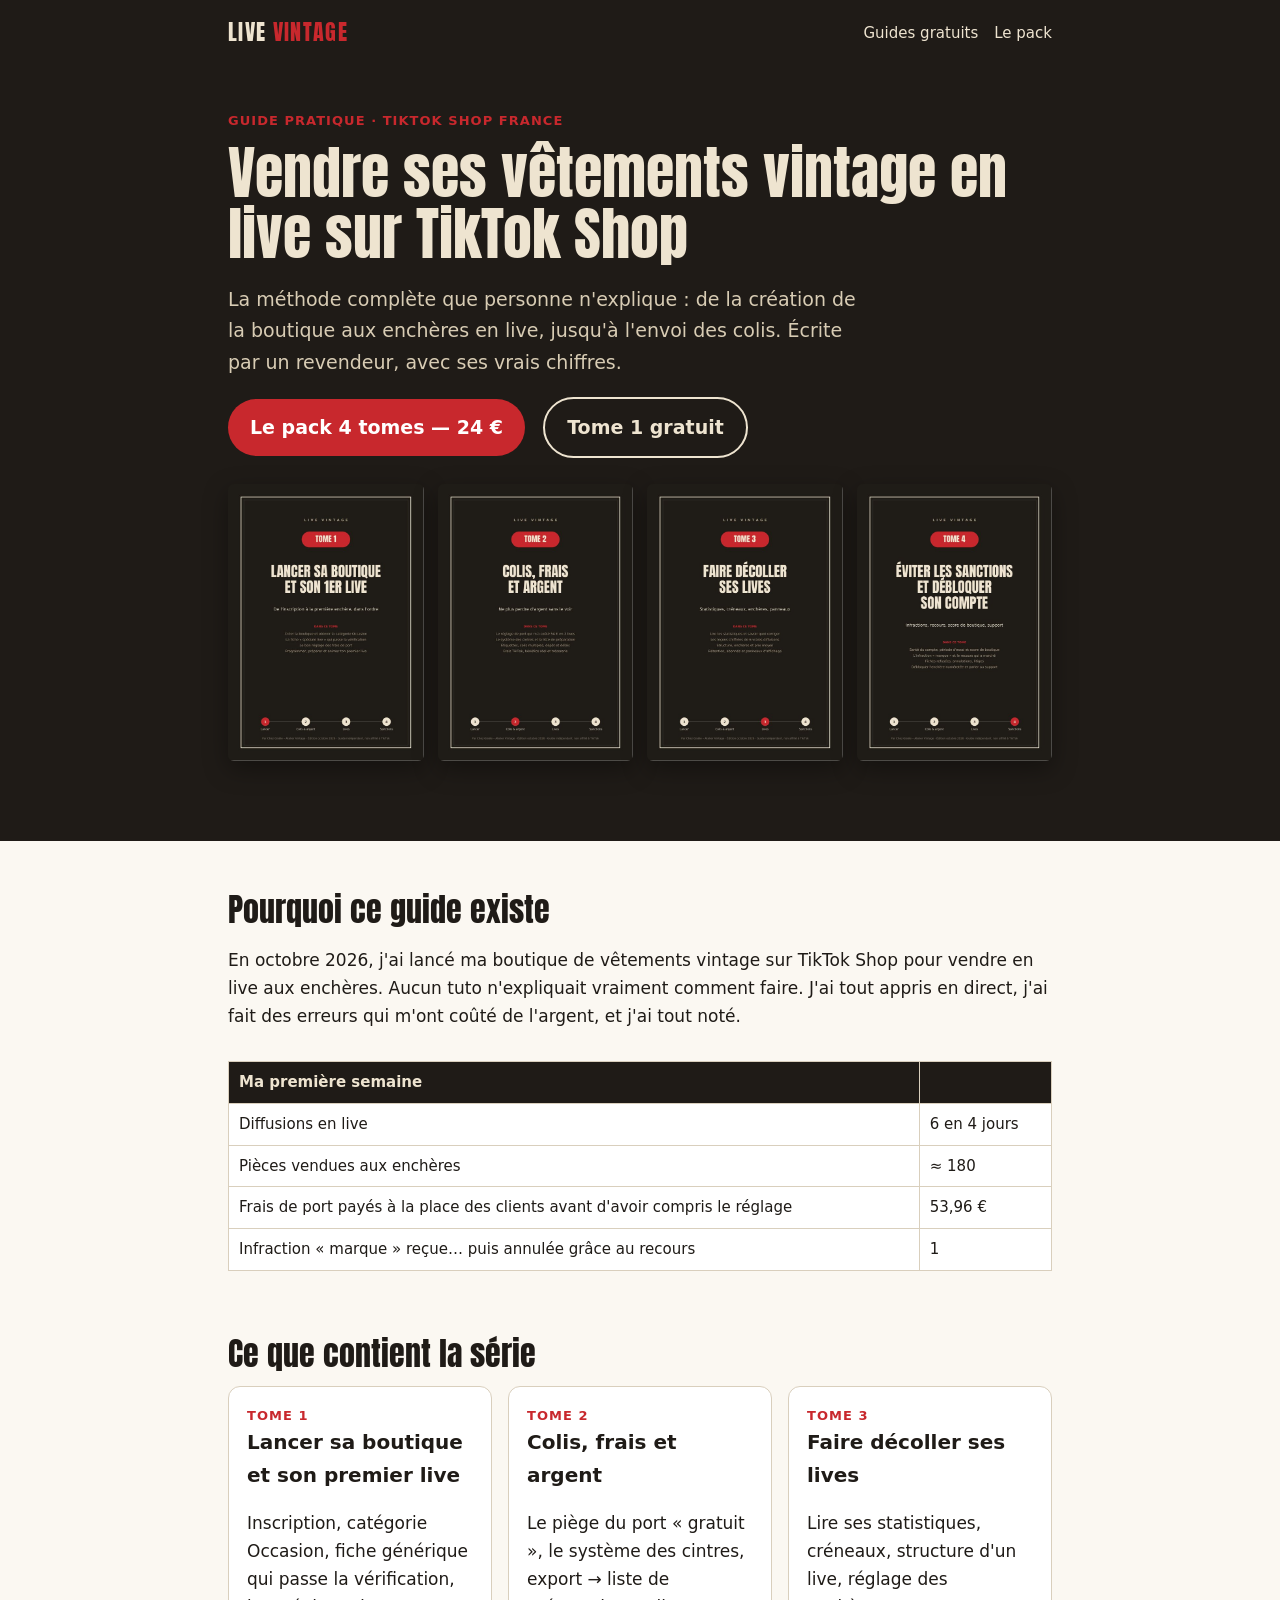
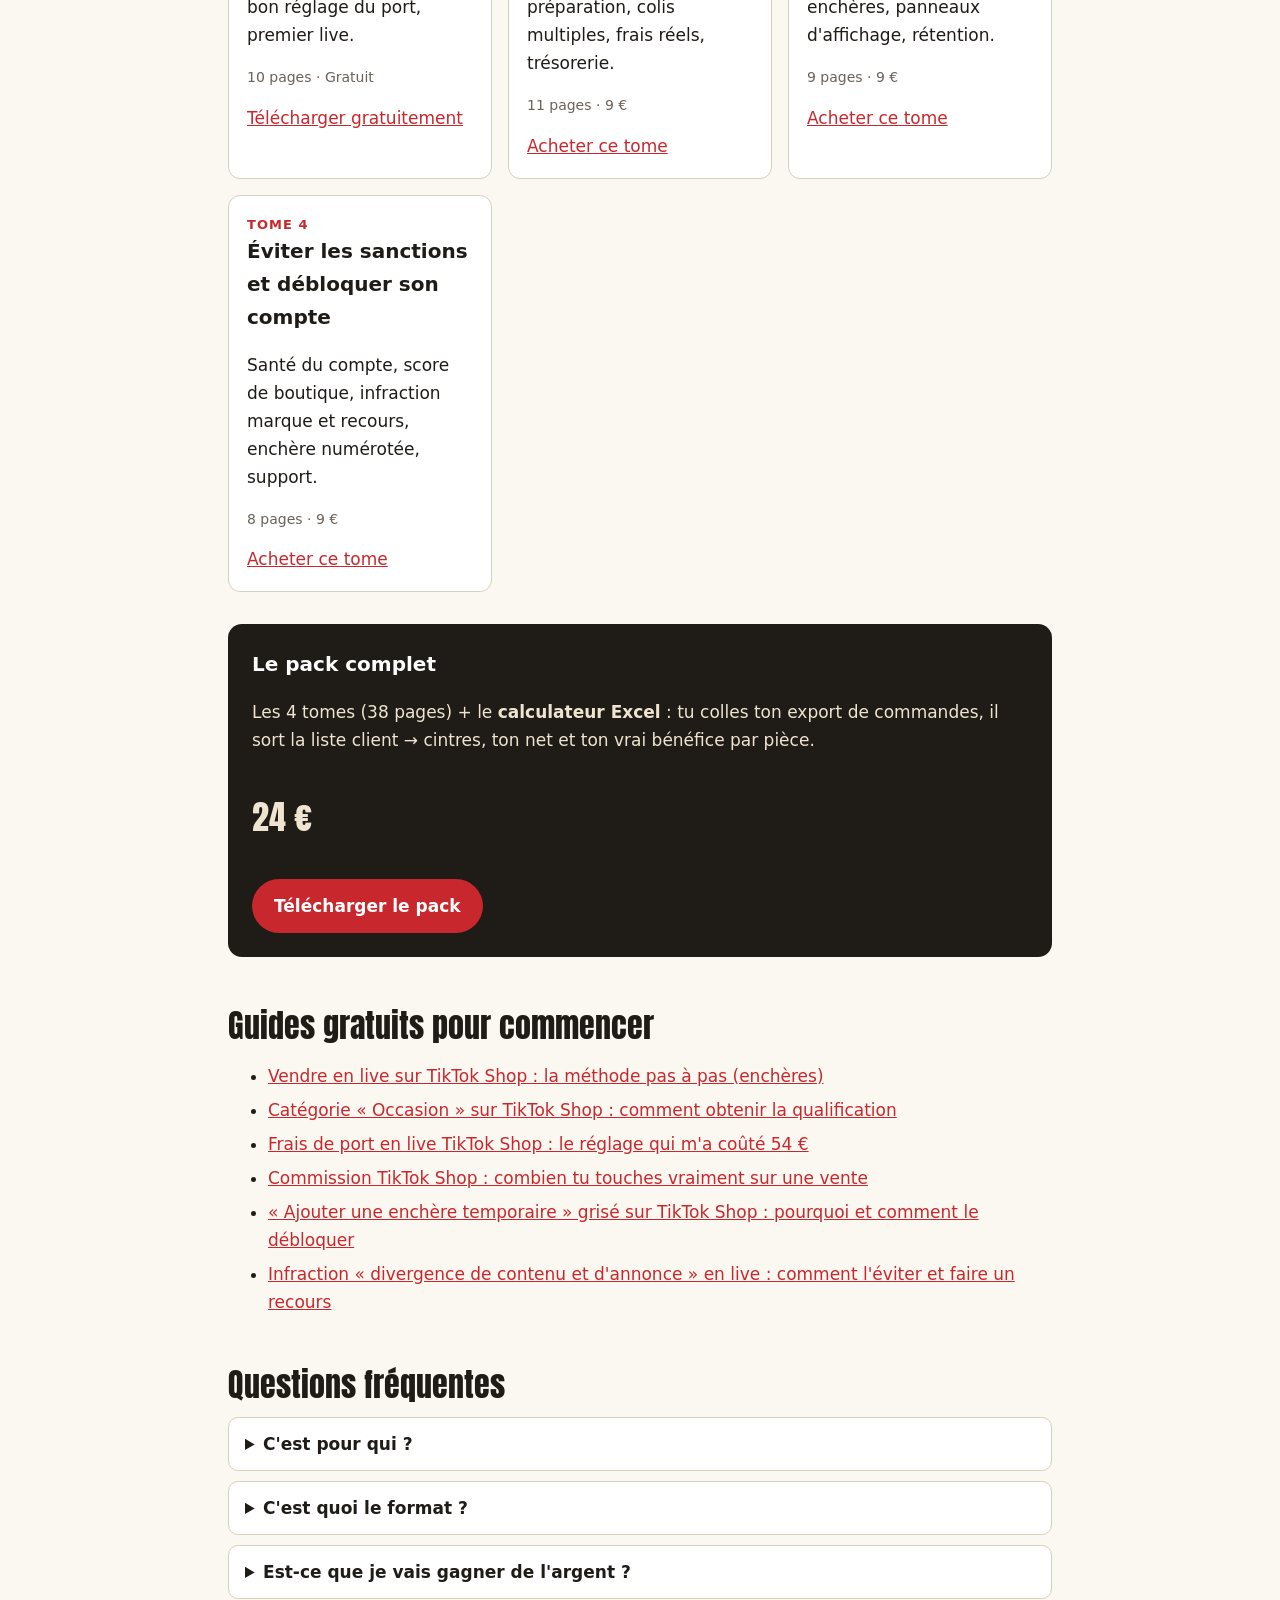
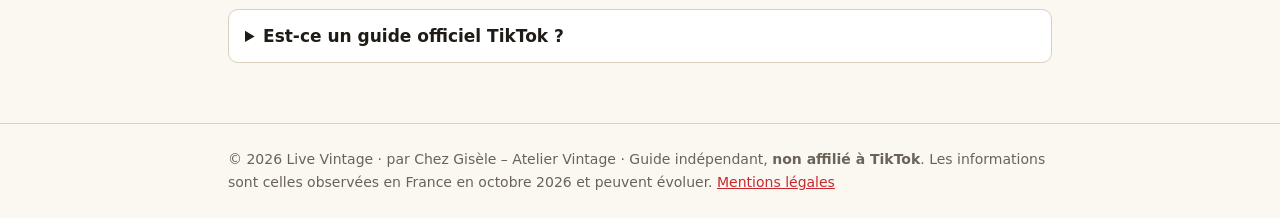
<file: index.html>
<!doctype html>
<html lang="fr"><head><meta charset="utf-8"><meta name="viewport" content="width=device-width,initial-scale=1">
<title>Vendre en live sur TikTok Shop : le guide des revendeurs vintage | Live Vintage</title><meta name="description" content="Guide pratique pour vendre ses vêtements vintage et de seconde main en live aux enchères sur TikTok Shop en France : boutique, enchères, frais, colis, sanctions.">
<link rel="canonical" href="https://www.livevintage.fr/"><meta name="robots" content="index,follow">
<meta property="og:type" content="website"><meta property="og:title" content="Vendre en live sur TikTok Shop : le guide des revendeurs vintage | Live Vintage"><meta property="og:description" content="Guide pratique pour vendre ses vêtements vintage et de seconde main en live aux enchères sur TikTok Shop en France : boutique, enchères, frais, colis, sanctions.">
<meta property="og:url" content="https://www.livevintage.fr/"><meta property="og:image" content="https://www.livevintage.fr/img/og.jpg"><meta name="twitter:card" content="summary_large_image">
<link rel="icon" href="/favicon.svg" type="image/svg+xml"><link rel="preconnect" href="https://fonts.googleapis.com"><link rel="preconnect" href="https://fonts.gstatic.com" crossorigin><link href="https://fonts.googleapis.com/css2?family=Anton&display=swap" rel="stylesheet"><link rel="stylesheet" href="/style.css"><script type="application/ld+json">{"@context": "https://schema.org", "@type": "Product", "name": "Live Vintage – Pack 4 tomes : vendre en live sur TikTok Shop", "description": "Série de 4 guides PDF (38 pages) et calculateur Excel pour vendre des vêtements vintage en live aux enchères sur TikTok Shop en France.", "image": "https://www.livevintage.fr/img/og.jpg", "brand": {"@type": "Brand", "name": "Live Vintage"}, "offers": {"@type": "Offer", "price": "24", "priceCurrency": "EUR", "availability": "https://schema.org/InStock", "url": "https://payhip.com/b/MhjBk"}}</script><script type="application/ld+json">{"@context": "https://schema.org", "@type": "FAQPage", "mainEntity": [{"@type": "Question", "name": "C'est pour qui ?", "acceptedAnswer": {"@type": "Answer", "text": "Les revendeurs de vêtements d'occasion et vintage qui veulent vendre en live aux enchères sur TikTok Shop en France, en partant de zéro."}}, {"@type": "Question", "name": "C'est quoi le format ?", "acceptedAnswer": {"@type": "Answer", "text": "4 PDF (38 pages au total) à télécharger immédiatement après l'achat, plus un calculateur Excel dans le pack."}}, {"@type": "Question", "name": "Est-ce que je vais gagner de l'argent ?", "acceptedAnswer": {"@type": "Answer", "text": "Aucun résultat n'est garanti : tes ventes dépendent de ton stock, de tes prix et de ton travail. Le guide t'évite surtout les erreurs coûteuses du démarrage."}}, {"@type": "Question", "name": "Est-ce un guide officiel TikTok ?", "acceptedAnswer": {"@type": "Answer", "text": "Non. C'est un guide indépendant, non affilié à TikTok, basé sur une expérience réelle en octobre 2026."}}]}</script>
</head><body>
<header class="top"><div class="wrap"><a class="logo" href="/">LIVE <span>VINTAGE</span></a>
<nav><a href="/guides">Guides gratuits</a><a href="/#pack">Le pack</a></nav></div></header>
<section class="hero"><div class="wrap"><div class="kicker">Guide pratique · TikTok Shop France</div>
<h1>Vendre ses vêtements vintage en live sur TikTok Shop</h1>
<p>La méthode complète que personne n'explique : de la création de la boutique aux enchères en live, jusqu'à l'envoi des colis. Écrite par un revendeur, avec ses vrais chiffres.</p>
<p><a class="btn" href="https://payhip.com/b/MhjBk">Le pack 4 tomes — 24 €</a> &nbsp; <a class="btn alt" style="border-color:#eee4d0;color:#eee4d0!important" href="https://payhip.com/b/sXu0C">Tome 1 gratuit</a></p>
<div class="covers"><img src="/img/tome1.jpg" alt="Tome 1 : lancer sa boutique TikTok Shop" width="300" height="424"><img src="/img/tome2.jpg" alt="Tome 2 : colis, frais et argent" width="300" height="424"><img src="/img/tome3.jpg" alt="Tome 3 : faire décoller ses lives" width="300" height="424"><img src="/img/tome4.jpg" alt="Tome 4 : éviter les sanctions" width="300" height="424"></div></div></section>
<main class="wrap">
<h2>Pourquoi ce guide existe</h2>
<p>En octobre 2026, j'ai lancé ma boutique de vêtements vintage sur TikTok Shop pour vendre en live aux enchères. Aucun tuto n'expliquait vraiment comment faire. J'ai tout appris en direct, j'ai fait des erreurs qui m'ont coûté de l'argent, et j'ai tout noté.</p>
<div class="tablewrap"><table><tr><th>Ma première semaine</th><th></th></tr>
<tr><td>Diffusions en live</td><td>6 en 4 jours</td></tr><tr><td>Pièces vendues aux enchères</td><td>≈ 180</td></tr>
<tr><td>Frais de port payés à la place des clients avant d'avoir compris le réglage</td><td>53,96 €</td></tr>
<tr><td>Infraction « marque » reçue… puis annulée grâce au recours</td><td>1</td></tr></table></div>
<h2 id="pack">Ce que contient la série</h2><div class="grid"><div class="card"><div class="kicker">Tome 1</div><h3>Lancer sa boutique et son premier live</h3><p>Inscription, catégorie Occasion, fiche générique qui passe la vérification, bon réglage du port, premier live.</p><p style="color:#6b6258;font-size:14px">10 pages · Gratuit</p><a href="https://payhip.com/b/sXu0C">Télécharger gratuitement</a></div><div class="card"><div class="kicker">Tome 2</div><h3>Colis, frais et argent</h3><p>Le piège du port « gratuit », le système des cintres, export → liste de préparation, colis multiples, frais réels, trésorerie.</p><p style="color:#6b6258;font-size:14px">11 pages · 9 €</p><a href="https://payhip.com/b/YW3R8">Acheter ce tome</a></div><div class="card"><div class="kicker">Tome 3</div><h3>Faire décoller ses lives</h3><p>Lire ses statistiques, créneaux, structure d'un live, réglage des enchères, panneaux d'affichage, rétention.</p><p style="color:#6b6258;font-size:14px">9 pages · 9 €</p><a href="https://payhip.com/b/GbsDQ">Acheter ce tome</a></div><div class="card"><div class="kicker">Tome 4</div><h3>Éviter les sanctions et débloquer son compte</h3><p>Santé du compte, score de boutique, infraction marque et recours, enchère numérotée, support.</p><p style="color:#6b6258;font-size:14px">8 pages · 9 €</p><a href="https://payhip.com/b/q4vVu">Acheter ce tome</a></div></div>
<div class="cta"><h3>Le pack complet</h3><p>Les 4 tomes (38 pages) + le <b>calculateur Excel</b> : tu colles ton export de commandes, il sort la liste client → cintres, ton net et ton vrai bénéfice par pièce.</p>
<p class="price">24 €</p><a class="btn" href="https://payhip.com/b/MhjBk">Télécharger le pack</a></div>
<h2>Guides gratuits pour commencer</h2><ul><li><a href="/guides/vendre-en-live-tiktok-shop">Vendre en live sur TikTok Shop : la méthode pas à pas (enchères)</a></li><li><a href="/guides/categorie-occasion-tiktok-shop">Catégorie « Occasion » sur TikTok Shop : comment obtenir la qualification</a></li><li><a href="/guides/frais-de-port-tiktok-shop-live">Frais de port en live TikTok Shop : le réglage qui m'a coûté 54 €</a></li><li><a href="/guides/frais-commission-tiktok-shop">Commission TikTok Shop : combien tu touches vraiment sur une vente</a></li><li><a href="/guides/enchere-temporaire-grisee-tiktok-shop">« Ajouter une enchère temporaire » grisé sur TikTok Shop : pourquoi et comment le débloquer</a></li><li><a href="/guides/infraction-marque-live-tiktok-shop">Infraction « divergence de contenu et d'annonce » en live : comment l'éviter et faire un recours</a></li></ul>
<h2>Questions fréquentes</h2><details><summary>C'est pour qui ?</summary><p>Les revendeurs de vêtements d'occasion et vintage qui veulent vendre en live aux enchères sur TikTok Shop en France, en partant de zéro.</p></details><details><summary>C'est quoi le format ?</summary><p>4 PDF (38 pages au total) à télécharger immédiatement après l'achat, plus un calculateur Excel dans le pack.</p></details><details><summary>Est-ce que je vais gagner de l'argent ?</summary><p>Aucun résultat n'est garanti : tes ventes dépendent de ton stock, de tes prix et de ton travail. Le guide t'évite surtout les erreurs coûteuses du démarrage.</p></details><details><summary>Est-ce un guide officiel TikTok ?</summary><p>Non. C'est un guide indépendant, non affilié à TikTok, basé sur une expérience réelle en octobre 2026.</p></details>
</main>
<footer><div class="wrap">© 2026 Live Vintage · par Chez Gisèle – Atelier Vintage · Guide indépendant, <b>non affilié à TikTok</b>.
Les informations sont celles observées en France en octobre 2026 et peuvent évoluer. <a href="/mentions-legales">Mentions légales</a></div></footer>
</body></html>
</file>
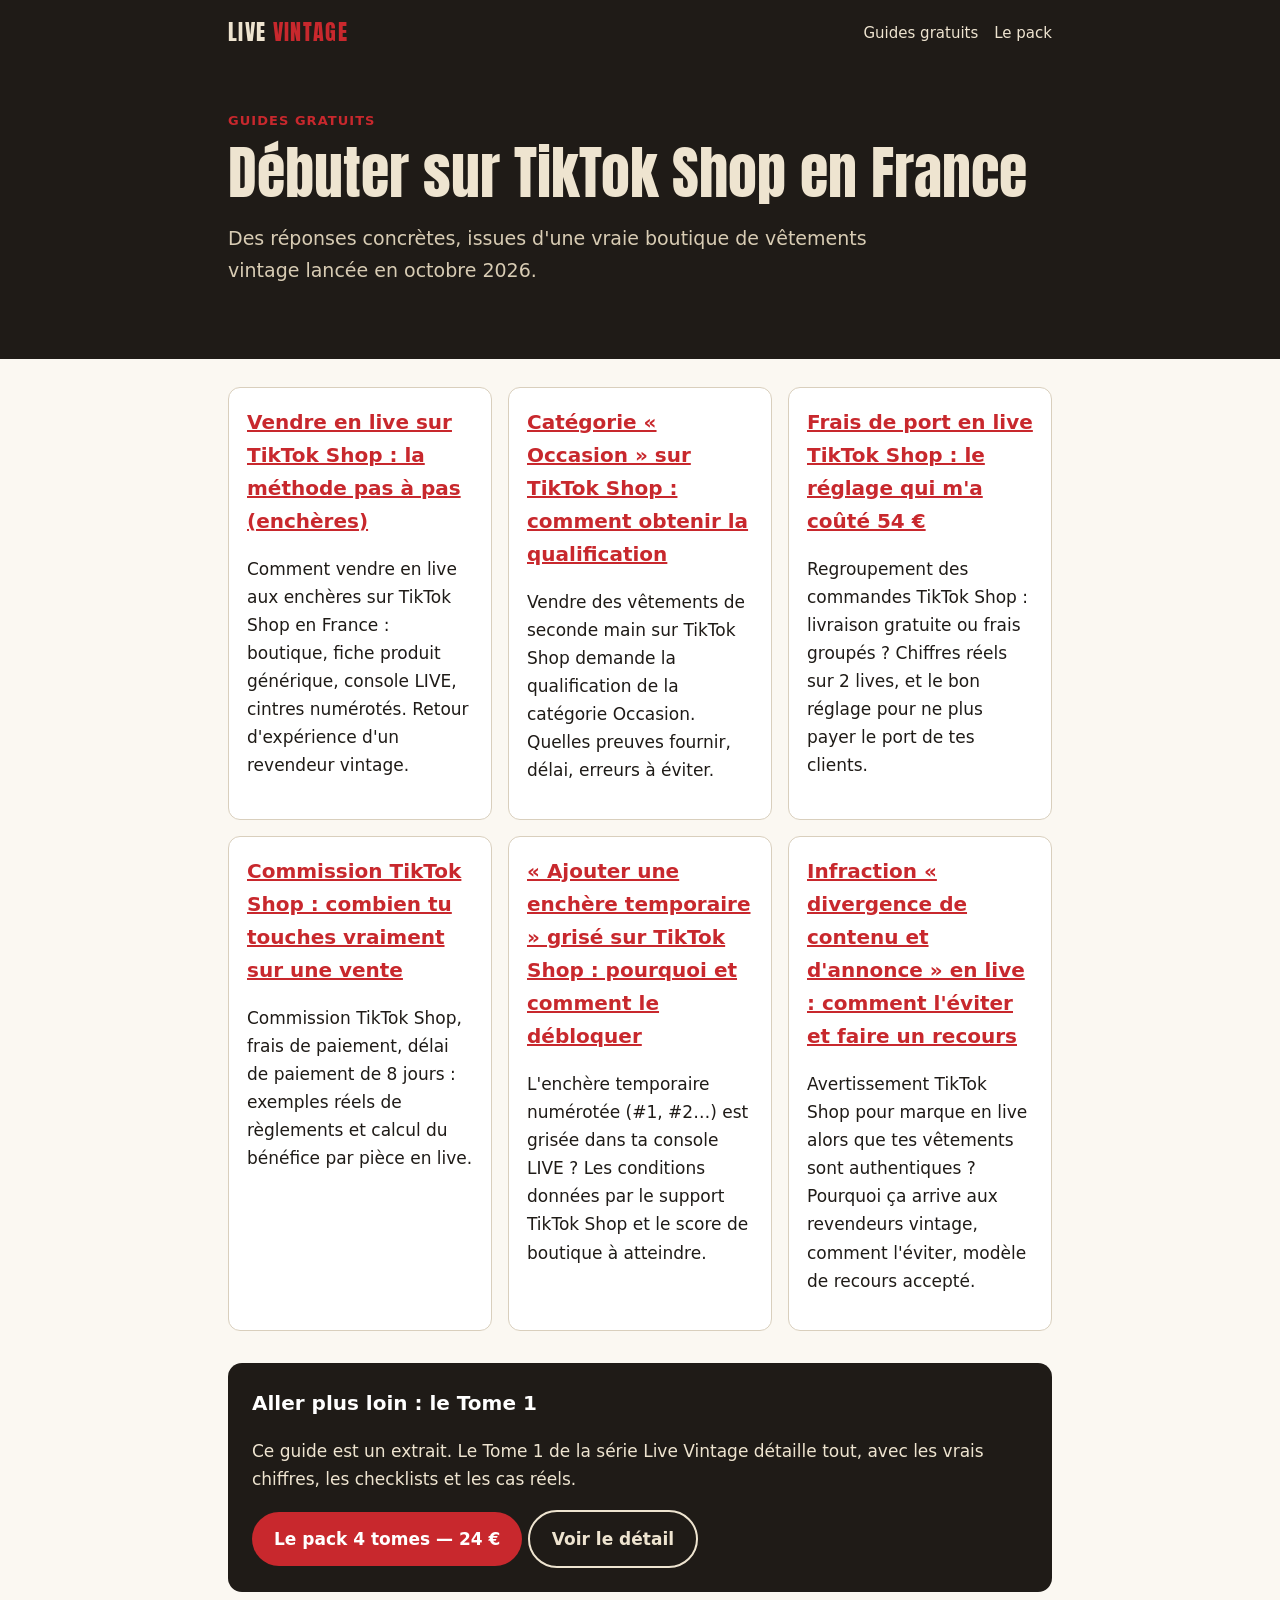
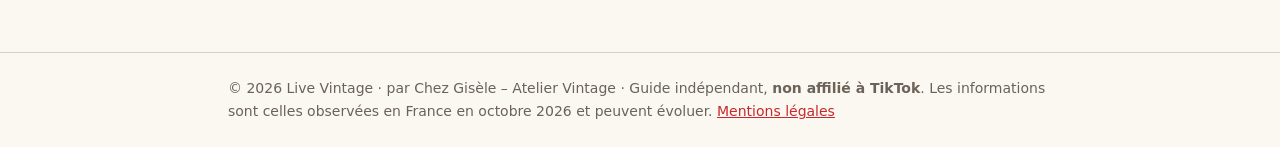
<file: guides/index.html>
<!doctype html>
<html lang="fr"><head><meta charset="utf-8"><meta name="viewport" content="width=device-width,initial-scale=1">
<title>Guides gratuits pour débuter sur TikTok Shop en France | Live Vintage</title><meta name="description" content="Guides gratuits TikTok Shop France : vendre en live aux enchères, catégorie Occasion, frais de port, commission, enchère temporaire, infractions.">
<link rel="canonical" href="https://www.livevintage.fr/guides"><meta name="robots" content="index,follow">
<meta property="og:type" content="website"><meta property="og:title" content="Guides gratuits pour débuter sur TikTok Shop en France | Live Vintage"><meta property="og:description" content="Guides gratuits TikTok Shop France : vendre en live aux enchères, catégorie Occasion, frais de port, commission, enchère temporaire, infractions.">
<meta property="og:url" content="https://www.livevintage.fr/guides"><meta property="og:image" content="https://www.livevintage.fr/img/og.jpg"><meta name="twitter:card" content="summary_large_image">
<link rel="icon" href="/favicon.svg" type="image/svg+xml"><link rel="preconnect" href="https://fonts.googleapis.com"><link rel="preconnect" href="https://fonts.gstatic.com" crossorigin><link href="https://fonts.googleapis.com/css2?family=Anton&display=swap" rel="stylesheet"><link rel="stylesheet" href="/style.css">
</head><body>
<header class="top"><div class="wrap"><a class="logo" href="/">LIVE <span>VINTAGE</span></a>
<nav><a href="/guides">Guides gratuits</a><a href="/#pack">Le pack</a></nav></div></header>
<section class="hero"><div class="wrap"><div class="kicker">Guides gratuits</div><h1>Débuter sur TikTok Shop en France</h1>
<p>Des réponses concrètes, issues d'une vraie boutique de vêtements vintage lancée en octobre 2026.</p></div></section>
<main class="wrap"><div class="grid" style="margin-top:28px"><div class="card"><h3><a href="/guides/vendre-en-live-tiktok-shop">Vendre en live sur TikTok Shop : la méthode pas à pas (enchères)</a></h3><p>Comment vendre en live aux enchères sur TikTok Shop en France : boutique, fiche produit générique, console LIVE, cintres numérotés. Retour d'expérience d'un revendeur vintage.</p></div><div class="card"><h3><a href="/guides/categorie-occasion-tiktok-shop">Catégorie « Occasion » sur TikTok Shop : comment obtenir la qualification</a></h3><p>Vendre des vêtements de seconde main sur TikTok Shop demande la qualification de la catégorie Occasion. Quelles preuves fournir, délai, erreurs à éviter.</p></div><div class="card"><h3><a href="/guides/frais-de-port-tiktok-shop-live">Frais de port en live TikTok Shop : le réglage qui m'a coûté 54 €</a></h3><p>Regroupement des commandes TikTok Shop : livraison gratuite ou frais groupés ? Chiffres réels sur 2 lives, et le bon réglage pour ne plus payer le port de tes clients.</p></div><div class="card"><h3><a href="/guides/frais-commission-tiktok-shop">Commission TikTok Shop : combien tu touches vraiment sur une vente</a></h3><p>Commission TikTok Shop, frais de paiement, délai de paiement de 8 jours : exemples réels de règlements et calcul du bénéfice par pièce en live.</p></div><div class="card"><h3><a href="/guides/enchere-temporaire-grisee-tiktok-shop">« Ajouter une enchère temporaire » grisé sur TikTok Shop : pourquoi et comment le débloquer</a></h3><p>L'enchère temporaire numérotée (#1, #2…) est grisée dans ta console LIVE ? Les conditions données par le support TikTok Shop et le score de boutique à atteindre.</p></div><div class="card"><h3><a href="/guides/infraction-marque-live-tiktok-shop">Infraction « divergence de contenu et d'annonce » en live : comment l'éviter et faire un recours</a></h3><p>Avertissement TikTok Shop pour marque en live alors que tes vêtements sont authentiques ? Pourquoi ça arrive aux revendeurs vintage, comment l'éviter, modèle de recours accepté.</p></div></div><div class="cta"><h3>Aller plus loin : le Tome 1</h3><p>Ce guide est un extrait. Le Tome 1 de la série Live Vintage détaille tout, avec les vrais chiffres, les checklists et les cas réels.</p><a class="btn" href="https://payhip.com/b/MhjBk">Le pack 4 tomes — 24 €</a> <a class="btn alt" style="border-color:#eee4d0;color:#eee4d0!important" href="/#pack">Voir le détail</a></div></main>
<footer><div class="wrap">© 2026 Live Vintage · par Chez Gisèle – Atelier Vintage · Guide indépendant, <b>non affilié à TikTok</b>.
Les informations sont celles observées en France en octobre 2026 et peuvent évoluer. <a href="/mentions-legales">Mentions légales</a></div></footer>
</body></html>
</file>
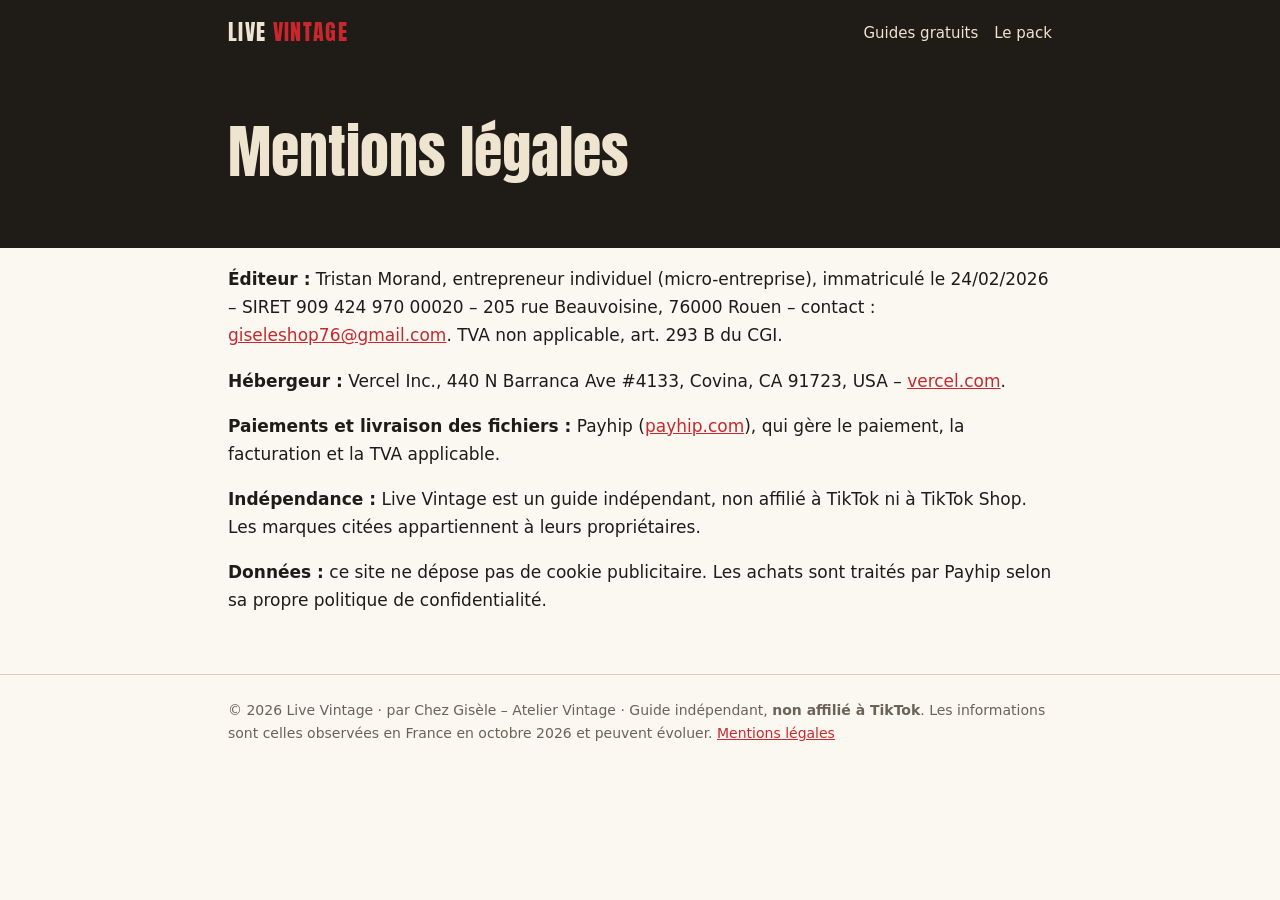
<file: mentions-legales.html>
<!doctype html>
<html lang="fr"><head><meta charset="utf-8"><meta name="viewport" content="width=device-width,initial-scale=1">
<title>Mentions légales | Live Vintage</title><meta name="description" content="Mentions légales du site Live Vintage.">
<link rel="canonical" href="https://www.livevintage.fr/mentions-legales"><meta name="robots" content="index,follow">
<meta property="og:type" content="website"><meta property="og:title" content="Mentions légales | Live Vintage"><meta property="og:description" content="Mentions légales du site Live Vintage.">
<meta property="og:url" content="https://www.livevintage.fr/mentions-legales"><meta property="og:image" content="https://www.livevintage.fr/img/og.jpg"><meta name="twitter:card" content="summary_large_image">
<link rel="icon" href="/favicon.svg" type="image/svg+xml"><link rel="preconnect" href="https://fonts.googleapis.com"><link rel="preconnect" href="https://fonts.gstatic.com" crossorigin><link href="https://fonts.googleapis.com/css2?family=Anton&display=swap" rel="stylesheet"><link rel="stylesheet" href="/style.css">
</head><body>
<header class="top"><div class="wrap"><a class="logo" href="/">LIVE <span>VINTAGE</span></a>
<nav><a href="/guides">Guides gratuits</a><a href="/#pack">Le pack</a></nav></div></header>
<section class="hero"><div class="wrap"><h1>Mentions légales</h1></div></section><main class="wrap">
<p><b>Éditeur :</b> Tristan Morand, entrepreneur individuel (micro-entreprise), immatriculé le 24/02/2026 – SIRET 909 424 970 00020 – 205 rue Beauvoisine, 76000 Rouen – contact : <a href="mailto:giseleshop76@gmail.com">giseleshop76@gmail.com</a>. TVA non applicable, art. 293 B du CGI.</p>
<p><b>Hébergeur :</b> Vercel Inc., 440 N Barranca Ave #4133, Covina, CA 91723, USA – <a href="https://vercel.com">vercel.com</a>.</p>
<p><b>Paiements et livraison des fichiers :</b> Payhip (<a href="https://payhip.com">payhip.com</a>), qui gère le paiement, la facturation et la TVA applicable.</p>
<p><b>Indépendance :</b> Live Vintage est un guide indépendant, non affilié à TikTok ni à TikTok Shop. Les marques citées appartiennent à leurs propriétaires.</p>
<p><b>Données :</b> ce site ne dépose pas de cookie publicitaire. Les achats sont traités par Payhip selon sa propre politique de confidentialité.</p></main>
<footer><div class="wrap">© 2026 Live Vintage · par Chez Gisèle – Atelier Vintage · Guide indépendant, <b>non affilié à TikTok</b>.
Les informations sont celles observées en France en octobre 2026 et peuvent évoluer. <a href="/mentions-legales">Mentions légales</a></div></footer>
</body></html>
</file>
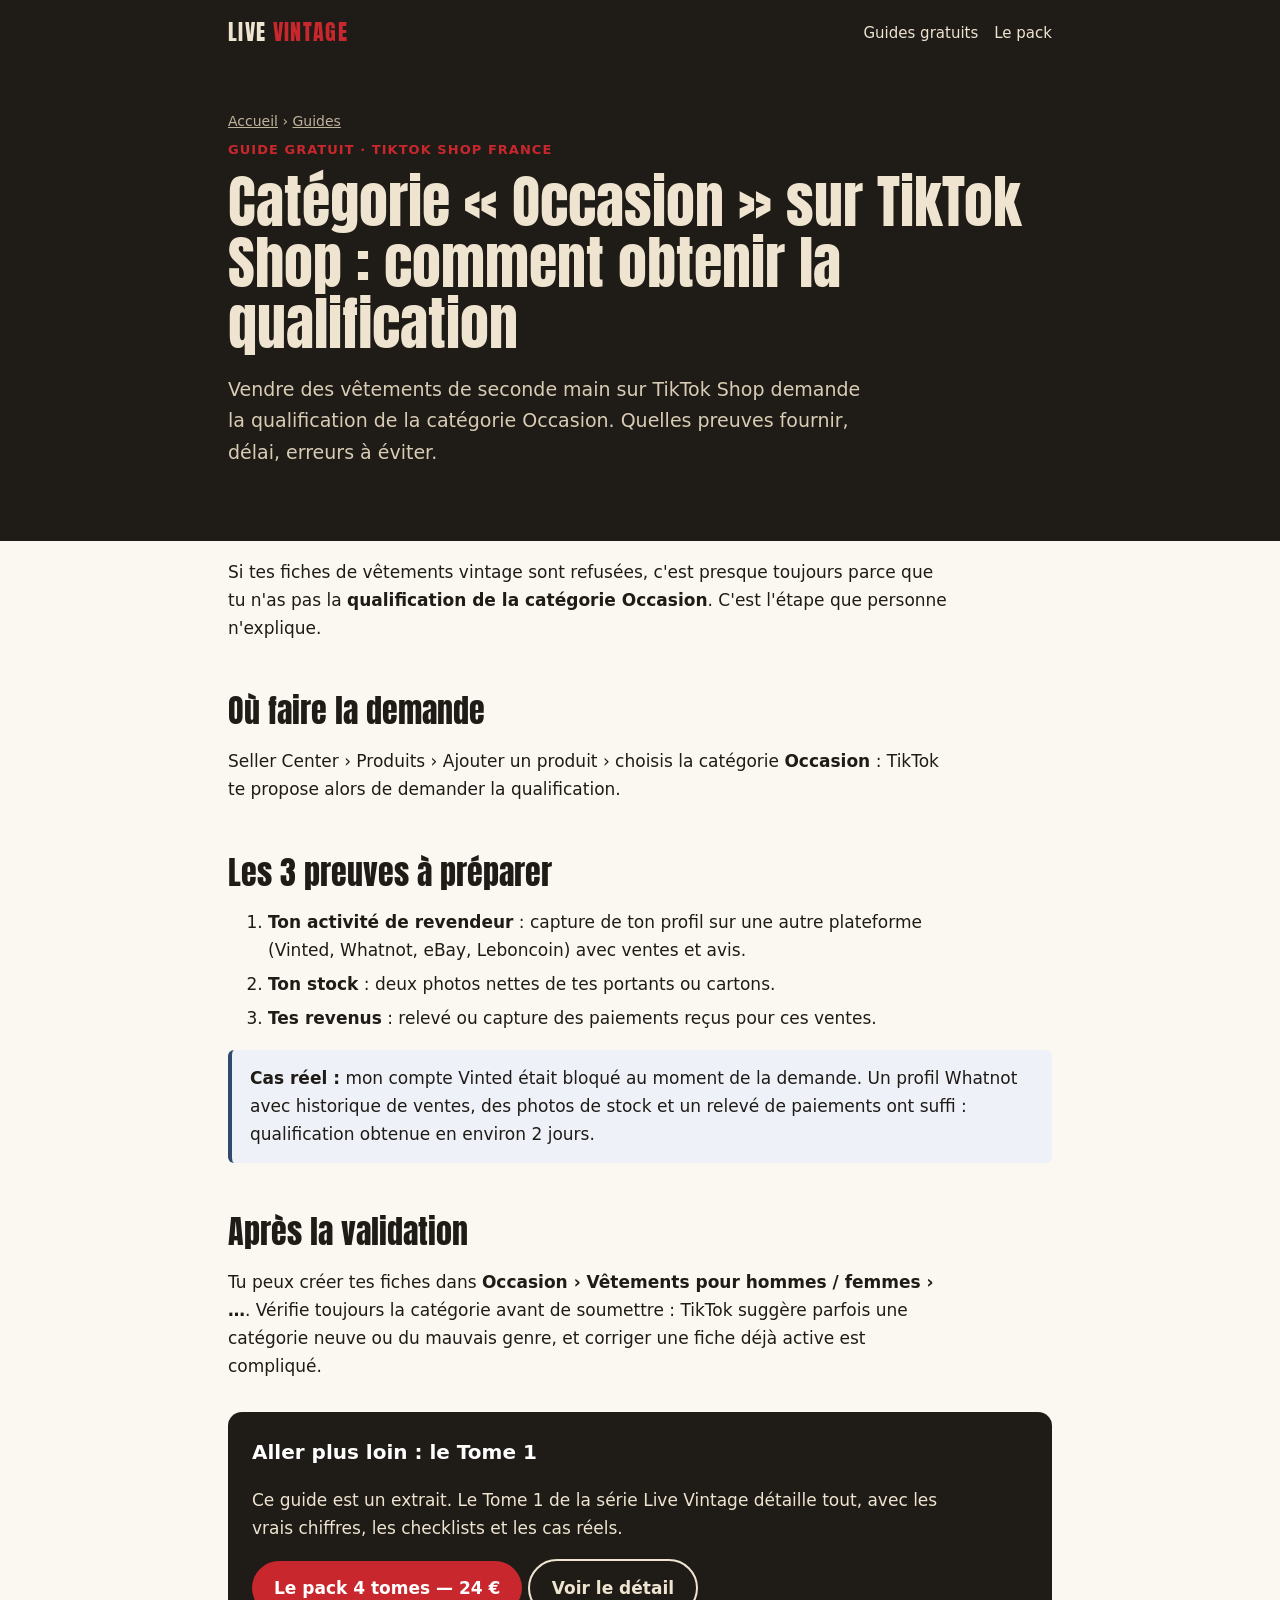
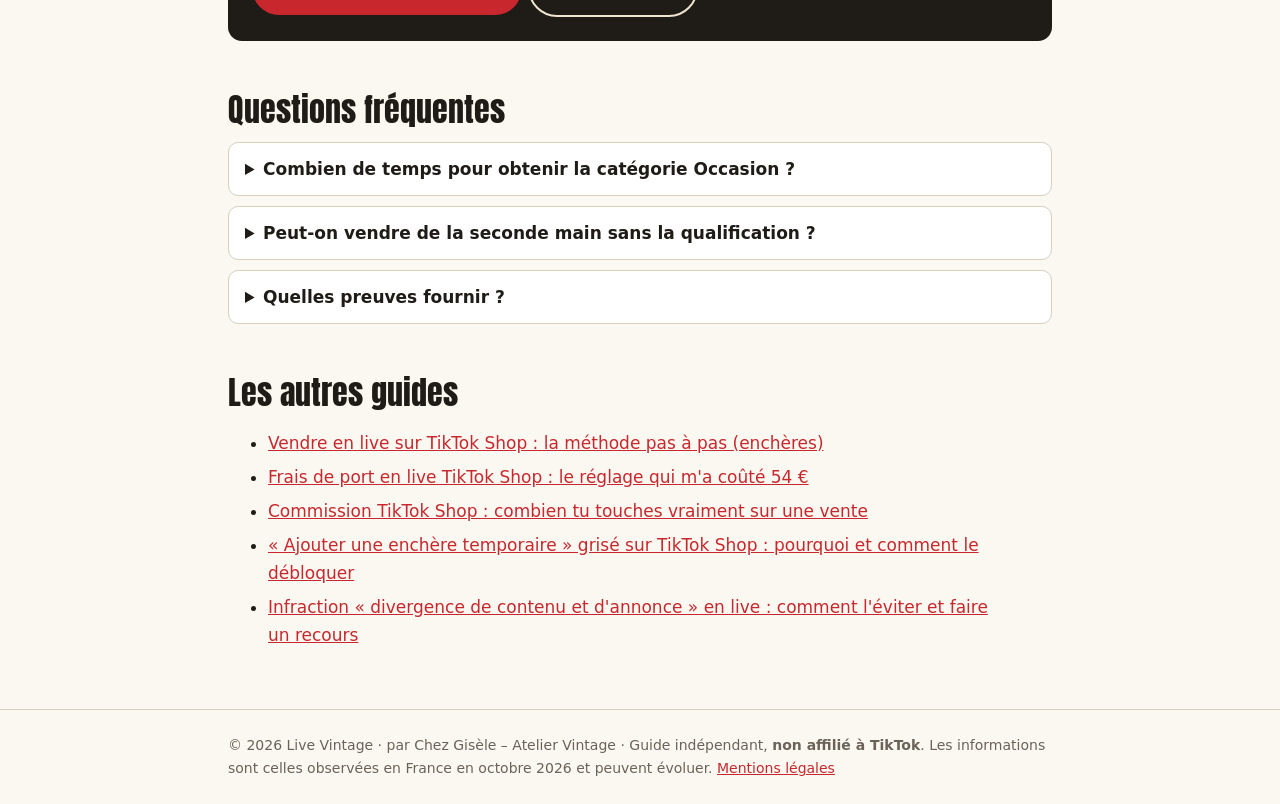
<file: guides/categorie-occasion-tiktok-shop.html>
<!doctype html>
<html lang="fr"><head><meta charset="utf-8"><meta name="viewport" content="width=device-width,initial-scale=1">
<title>Catégorie Occasion TikTok Shop : obtenir la qualification (seconde main) | Live Vintage</title><meta name="description" content="Vendre des vêtements de seconde main sur TikTok Shop demande la qualification de la catégorie Occasion. Quelles preuves fournir, délai, erreurs à éviter.">
<link rel="canonical" href="https://www.livevintage.fr/guides/categorie-occasion-tiktok-shop"><meta name="robots" content="index,follow">
<meta property="og:type" content="article"><meta property="og:title" content="Catégorie Occasion TikTok Shop : obtenir la qualification (seconde main) | Live Vintage"><meta property="og:description" content="Vendre des vêtements de seconde main sur TikTok Shop demande la qualification de la catégorie Occasion. Quelles preuves fournir, délai, erreurs à éviter.">
<meta property="og:url" content="https://www.livevintage.fr/guides/categorie-occasion-tiktok-shop"><meta property="og:image" content="https://www.livevintage.fr/img/og.jpg"><meta name="twitter:card" content="summary_large_image">
<link rel="icon" href="/favicon.svg" type="image/svg+xml"><link rel="preconnect" href="https://fonts.googleapis.com"><link rel="preconnect" href="https://fonts.gstatic.com" crossorigin><link href="https://fonts.googleapis.com/css2?family=Anton&display=swap" rel="stylesheet"><link rel="stylesheet" href="/style.css"><script type="application/ld+json">{"@context": "https://schema.org", "@type": "Article", "headline": "Catégorie « Occasion » sur TikTok Shop : comment obtenir la qualification", "description": "Vendre des vêtements de seconde main sur TikTok Shop demande la qualification de la catégorie Occasion. Quelles preuves fournir, délai, erreurs à éviter.", "inLanguage": "fr-FR", "datePublished": "2026-10-13", "dateModified": "2026-10-13", "author": {"@type": "Organization", "name": "Live Vintage"}, "image": "https://www.livevintage.fr/img/og.jpg", "mainEntityOfPage": "https://www.livevintage.fr/guides/categorie-occasion-tiktok-shop"}</script><script type="application/ld+json">{"@context": "https://schema.org", "@type": "FAQPage", "mainEntity": [{"@type": "Question", "name": "Combien de temps pour obtenir la catégorie Occasion ?", "acceptedAnswer": {"@type": "Answer", "text": "En général 1 à 3 jours après l'envoi du dossier."}}, {"@type": "Question", "name": "Peut-on vendre de la seconde main sans la qualification ?", "acceptedAnswer": {"@type": "Answer", "text": "Non, les fiches de produits d'occasion sont refusées sans qualification de la catégorie."}}, {"@type": "Question", "name": "Quelles preuves fournir ?", "acceptedAnswer": {"@type": "Answer", "text": "Un profil vendeur sur une autre plateforme, des photos de ton stock et des preuves de paiements reçus."}}]}</script><script type="application/ld+json">{"@context": "https://schema.org", "@type": "BreadcrumbList", "itemListElement": [{"@type": "ListItem", "position": 1, "name": "Accueil", "item": "https://www.livevintage.fr/"}, {"@type": "ListItem", "position": 2, "name": "Guides", "item": "https://www.livevintage.fr/guides"}, {"@type": "ListItem", "position": 3, "name": "Catégorie « Occasion » sur TikTok Shop : comment obtenir la qualification", "item": "https://www.livevintage.fr/guides/categorie-occasion-tiktok-shop"}]}</script>
</head><body>
<header class="top"><div class="wrap"><a class="logo" href="/">LIVE <span>VINTAGE</span></a>
<nav><a href="/guides">Guides gratuits</a><a href="/#pack">Le pack</a></nav></div></header>
<section class="hero"><div class="wrap"><div class="crumbs"><a href="/">Accueil</a> › <a href="/guides">Guides</a></div>
<div class="kicker">Guide gratuit · TikTok Shop France</div><h1>Catégorie « Occasion » sur TikTok Shop : comment obtenir la qualification</h1><p>Vendre des vêtements de seconde main sur TikTok Shop demande la qualification de la catégorie Occasion. Quelles preuves fournir, délai, erreurs à éviter.</p></div></section>
<main class="wrap"><article>
<p>Si tes fiches de vêtements vintage sont refusées, c'est presque toujours parce que tu n'as pas la <b>qualification de la catégorie Occasion</b>. C'est l'étape que personne n'explique.</p>
<h2>Où faire la demande</h2>
<p>Seller Center › Produits › Ajouter un produit › choisis la catégorie <b>Occasion</b> : TikTok te propose alors de demander la qualification.</p>
<h2>Les 3 preuves à préparer</h2>
<ol><li><b>Ton activité de revendeur</b> : capture de ton profil sur une autre plateforme (Vinted, Whatnot, eBay, Leboncoin) avec ventes et avis.</li>
<li><b>Ton stock</b> : deux photos nettes de tes portants ou cartons.</li>
<li><b>Tes revenus</b> : relevé ou capture des paiements reçus pour ces ventes.</li></ol>
<div class="box real"><b>Cas réel :</b> mon compte Vinted était bloqué au moment de la demande. Un profil Whatnot avec historique de ventes, des photos de stock et un relevé de paiements ont suffi : qualification obtenue en environ 2 jours.</div>
<h2>Après la validation</h2>
<p>Tu peux créer tes fiches dans <b>Occasion › Vêtements pour hommes / femmes › …</b>. Vérifie toujours la catégorie avant de soumettre : TikTok suggère parfois une catégorie neuve ou du mauvais genre, et corriger une fiche déjà active est compliqué.</p>

<div class="cta"><h3>Aller plus loin : le Tome 1</h3><p>Ce guide est un extrait. Le Tome 1 de la série Live Vintage détaille tout, avec les vrais chiffres, les checklists et les cas réels.</p><a class="btn" href="https://payhip.com/b/MhjBk">Le pack 4 tomes — 24 €</a> <a class="btn alt" style="border-color:#eee4d0;color:#eee4d0!important" href="/#pack">Voir le détail</a></div>
<h2>Questions fréquentes</h2><details><summary>Combien de temps pour obtenir la catégorie Occasion ?</summary><p>En général 1 à 3 jours après l'envoi du dossier.</p></details><details><summary>Peut-on vendre de la seconde main sans la qualification ?</summary><p>Non, les fiches de produits d'occasion sont refusées sans qualification de la catégorie.</p></details><details><summary>Quelles preuves fournir ?</summary><p>Un profil vendeur sur une autre plateforme, des photos de ton stock et des preuves de paiements reçus.</p></details>
<h2>Les autres guides</h2><ul><li><a href="/guides/vendre-en-live-tiktok-shop">Vendre en live sur TikTok Shop : la méthode pas à pas (enchères)</a></li><li><a href="/guides/frais-de-port-tiktok-shop-live">Frais de port en live TikTok Shop : le réglage qui m'a coûté 54 €</a></li><li><a href="/guides/frais-commission-tiktok-shop">Commission TikTok Shop : combien tu touches vraiment sur une vente</a></li><li><a href="/guides/enchere-temporaire-grisee-tiktok-shop">« Ajouter une enchère temporaire » grisé sur TikTok Shop : pourquoi et comment le débloquer</a></li><li><a href="/guides/infraction-marque-live-tiktok-shop">Infraction « divergence de contenu et d'annonce » en live : comment l'éviter et faire un recours</a></li></ul></article></main>
<footer><div class="wrap">© 2026 Live Vintage · par Chez Gisèle – Atelier Vintage · Guide indépendant, <b>non affilié à TikTok</b>.
Les informations sont celles observées en France en octobre 2026 et peuvent évoluer. <a href="/mentions-legales">Mentions légales</a></div></footer>
</body></html>
</file>
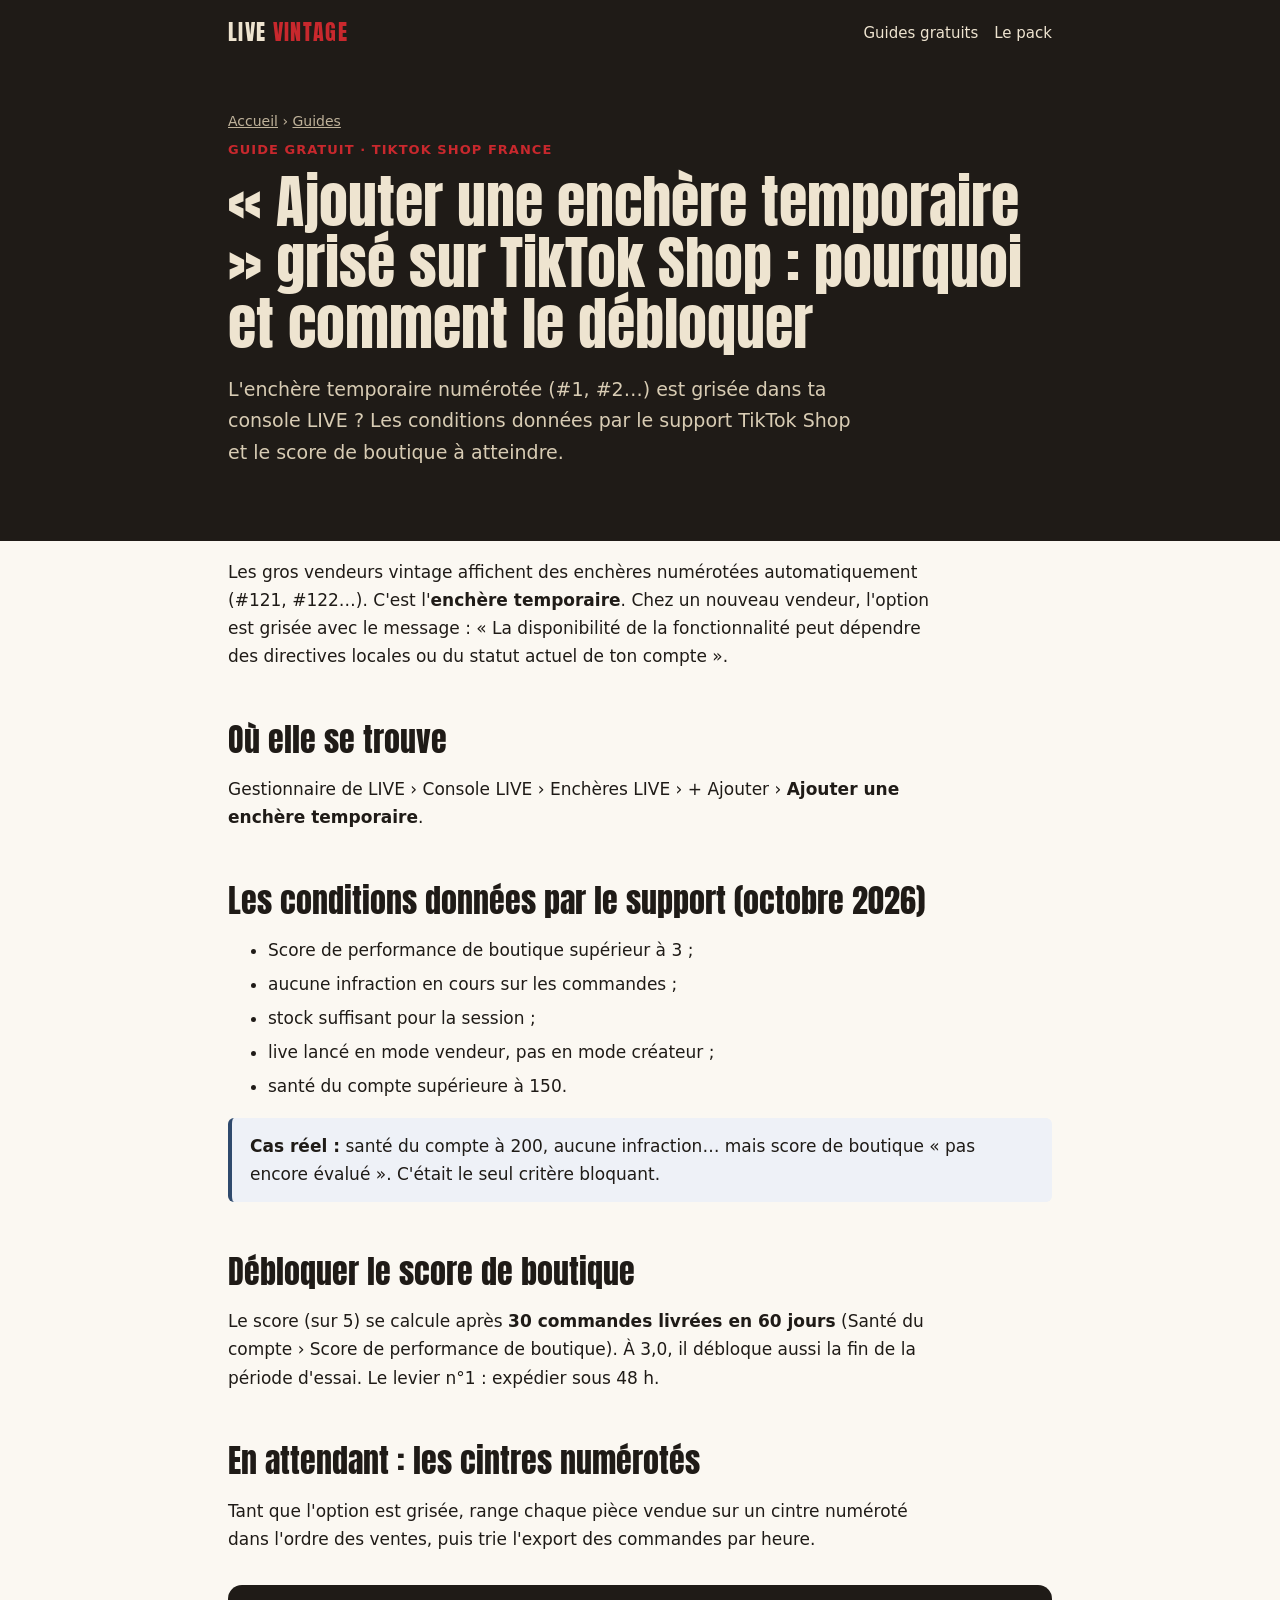
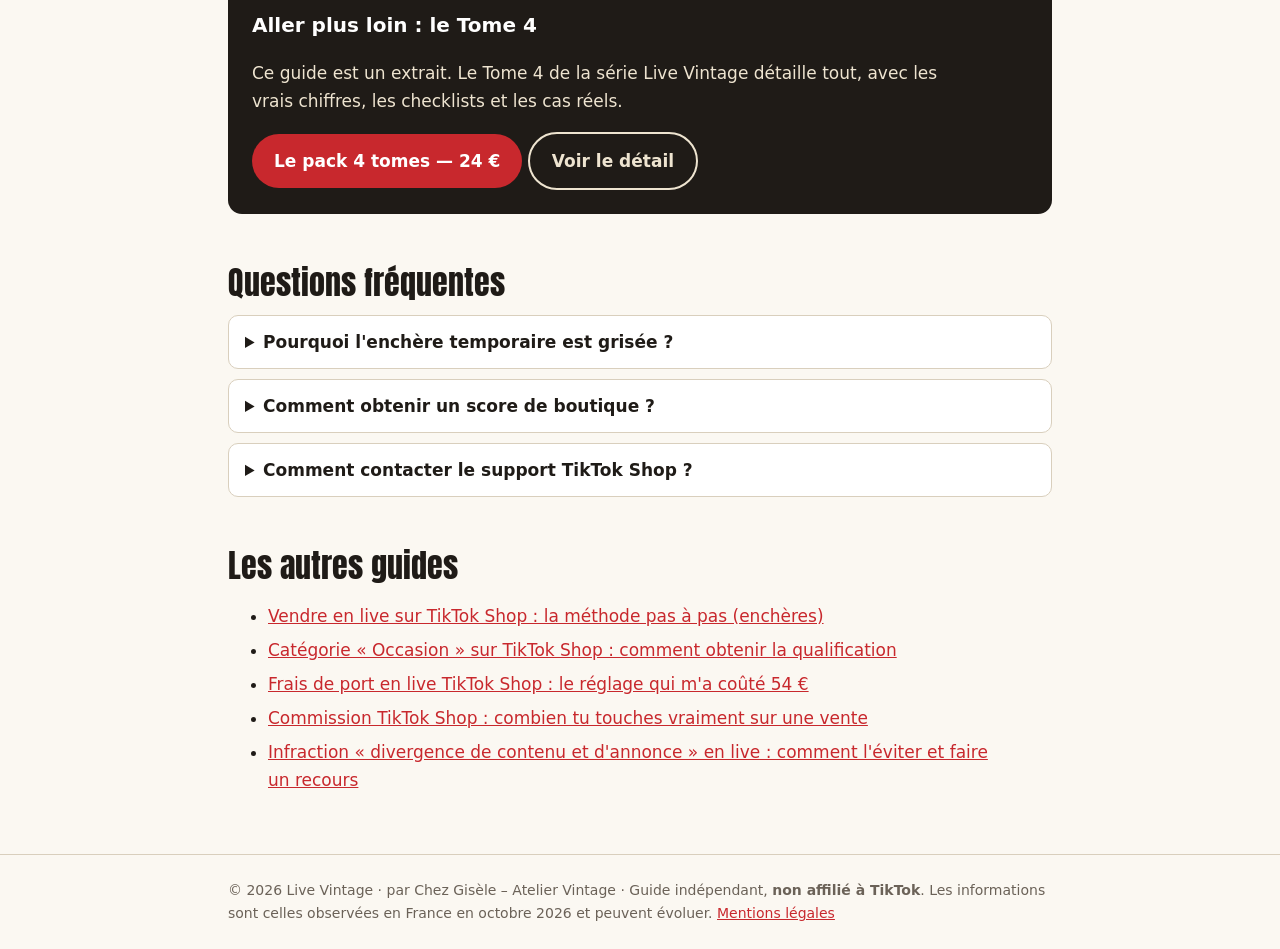
<file: guides/enchere-temporaire-grisee-tiktok-shop.html>
<!doctype html>
<html lang="fr"><head><meta charset="utf-8"><meta name="viewport" content="width=device-width,initial-scale=1">
<title>Enchère temporaire grisée sur TikTok Shop : pourquoi et comment la débloquer | Live Vintage</title><meta name="description" content="L'enchère temporaire numérotée (#1, #2…) est grisée dans ta console LIVE ? Les conditions données par le support TikTok Shop et le score de boutique à atteindre.">
<link rel="canonical" href="https://www.livevintage.fr/guides/enchere-temporaire-grisee-tiktok-shop"><meta name="robots" content="index,follow">
<meta property="og:type" content="article"><meta property="og:title" content="Enchère temporaire grisée sur TikTok Shop : pourquoi et comment la débloquer | Live Vintage"><meta property="og:description" content="L'enchère temporaire numérotée (#1, #2…) est grisée dans ta console LIVE ? Les conditions données par le support TikTok Shop et le score de boutique à atteindre.">
<meta property="og:url" content="https://www.livevintage.fr/guides/enchere-temporaire-grisee-tiktok-shop"><meta property="og:image" content="https://www.livevintage.fr/img/og.jpg"><meta name="twitter:card" content="summary_large_image">
<link rel="icon" href="/favicon.svg" type="image/svg+xml"><link rel="preconnect" href="https://fonts.googleapis.com"><link rel="preconnect" href="https://fonts.gstatic.com" crossorigin><link href="https://fonts.googleapis.com/css2?family=Anton&display=swap" rel="stylesheet"><link rel="stylesheet" href="/style.css"><script type="application/ld+json">{"@context": "https://schema.org", "@type": "Article", "headline": "« Ajouter une enchère temporaire » grisé sur TikTok Shop : pourquoi et comment le débloquer", "description": "L'enchère temporaire numérotée (#1, #2…) est grisée dans ta console LIVE ? Les conditions données par le support TikTok Shop et le score de boutique à atteindre.", "inLanguage": "fr-FR", "datePublished": "2026-10-13", "dateModified": "2026-10-13", "author": {"@type": "Organization", "name": "Live Vintage"}, "image": "https://www.livevintage.fr/img/og.jpg", "mainEntityOfPage": "https://www.livevintage.fr/guides/enchere-temporaire-grisee-tiktok-shop"}</script><script type="application/ld+json">{"@context": "https://schema.org", "@type": "FAQPage", "mainEntity": [{"@type": "Question", "name": "Pourquoi l'enchère temporaire est grisée ?", "acceptedAnswer": {"@type": "Answer", "text": "En général parce que le score de performance de boutique n'a pas encore atteint 3, notamment pour les boutiques récentes."}}, {"@type": "Question", "name": "Comment obtenir un score de boutique ?", "acceptedAnswer": {"@type": "Answer", "text": "Il est calculé après 30 commandes livrées en 60 jours."}}, {"@type": "Question", "name": "Comment contacter le support TikTok Shop ?", "acceptedAnswer": {"@type": "Answer", "text": "Seller Center › icône « ? » › Discuter avec nous, puis demander un agent en ligne."}}]}</script><script type="application/ld+json">{"@context": "https://schema.org", "@type": "BreadcrumbList", "itemListElement": [{"@type": "ListItem", "position": 1, "name": "Accueil", "item": "https://www.livevintage.fr/"}, {"@type": "ListItem", "position": 2, "name": "Guides", "item": "https://www.livevintage.fr/guides"}, {"@type": "ListItem", "position": 3, "name": "« Ajouter une enchère temporaire » grisé sur TikTok Shop : pourquoi et comment le débloquer", "item": "https://www.livevintage.fr/guides/enchere-temporaire-grisee-tiktok-shop"}]}</script>
</head><body>
<header class="top"><div class="wrap"><a class="logo" href="/">LIVE <span>VINTAGE</span></a>
<nav><a href="/guides">Guides gratuits</a><a href="/#pack">Le pack</a></nav></div></header>
<section class="hero"><div class="wrap"><div class="crumbs"><a href="/">Accueil</a> › <a href="/guides">Guides</a></div>
<div class="kicker">Guide gratuit · TikTok Shop France</div><h1>« Ajouter une enchère temporaire » grisé sur TikTok Shop : pourquoi et comment le débloquer</h1><p>L'enchère temporaire numérotée (#1, #2…) est grisée dans ta console LIVE ? Les conditions données par le support TikTok Shop et le score de boutique à atteindre.</p></div></section>
<main class="wrap"><article>
<p>Les gros vendeurs vintage affichent des enchères numérotées automatiquement (#121, #122…). C'est l'<b>enchère temporaire</b>. Chez un nouveau vendeur, l'option est grisée avec le message : « La disponibilité de la fonctionnalité peut dépendre des directives locales ou du statut actuel de ton compte ».</p>
<h2>Où elle se trouve</h2>
<p>Gestionnaire de LIVE › Console LIVE › Enchères LIVE › + Ajouter › <b>Ajouter une enchère temporaire</b>.</p>
<h2>Les conditions données par le support (octobre 2026)</h2>
<ul><li>Score de performance de boutique supérieur à 3 ;</li>
<li>aucune infraction en cours sur les commandes ;</li>
<li>stock suffisant pour la session ;</li>
<li>live lancé en mode vendeur, pas en mode créateur ;</li>
<li>santé du compte supérieure à 150.</li></ul>
<div class="box real"><b>Cas réel :</b> santé du compte à 200, aucune infraction… mais score de boutique « pas encore évalué ». C'était le seul critère bloquant.</div>
<h2>Débloquer le score de boutique</h2>
<p>Le score (sur 5) se calcule après <b>30 commandes livrées en 60 jours</b> (Santé du compte › Score de performance de boutique). À 3,0, il débloque aussi la fin de la période d'essai. Le levier n°1 : expédier sous 48 h.</p>
<h2>En attendant : les cintres numérotés</h2>
<p>Tant que l'option est grisée, range chaque pièce vendue sur un cintre numéroté dans l'ordre des ventes, puis trie l'export des commandes par heure.</p>

<div class="cta"><h3>Aller plus loin : le Tome 4</h3><p>Ce guide est un extrait. Le Tome 4 de la série Live Vintage détaille tout, avec les vrais chiffres, les checklists et les cas réels.</p><a class="btn" href="https://payhip.com/b/MhjBk">Le pack 4 tomes — 24 €</a> <a class="btn alt" style="border-color:#eee4d0;color:#eee4d0!important" href="/#pack">Voir le détail</a></div>
<h2>Questions fréquentes</h2><details><summary>Pourquoi l'enchère temporaire est grisée ?</summary><p>En général parce que le score de performance de boutique n'a pas encore atteint 3, notamment pour les boutiques récentes.</p></details><details><summary>Comment obtenir un score de boutique ?</summary><p>Il est calculé après 30 commandes livrées en 60 jours.</p></details><details><summary>Comment contacter le support TikTok Shop ?</summary><p>Seller Center › icône « ? » › Discuter avec nous, puis demander un agent en ligne.</p></details>
<h2>Les autres guides</h2><ul><li><a href="/guides/vendre-en-live-tiktok-shop">Vendre en live sur TikTok Shop : la méthode pas à pas (enchères)</a></li><li><a href="/guides/categorie-occasion-tiktok-shop">Catégorie « Occasion » sur TikTok Shop : comment obtenir la qualification</a></li><li><a href="/guides/frais-de-port-tiktok-shop-live">Frais de port en live TikTok Shop : le réglage qui m'a coûté 54 €</a></li><li><a href="/guides/frais-commission-tiktok-shop">Commission TikTok Shop : combien tu touches vraiment sur une vente</a></li><li><a href="/guides/infraction-marque-live-tiktok-shop">Infraction « divergence de contenu et d'annonce » en live : comment l'éviter et faire un recours</a></li></ul></article></main>
<footer><div class="wrap">© 2026 Live Vintage · par Chez Gisèle – Atelier Vintage · Guide indépendant, <b>non affilié à TikTok</b>.
Les informations sont celles observées en France en octobre 2026 et peuvent évoluer. <a href="/mentions-legales">Mentions légales</a></div></footer>
</body></html>
</file>
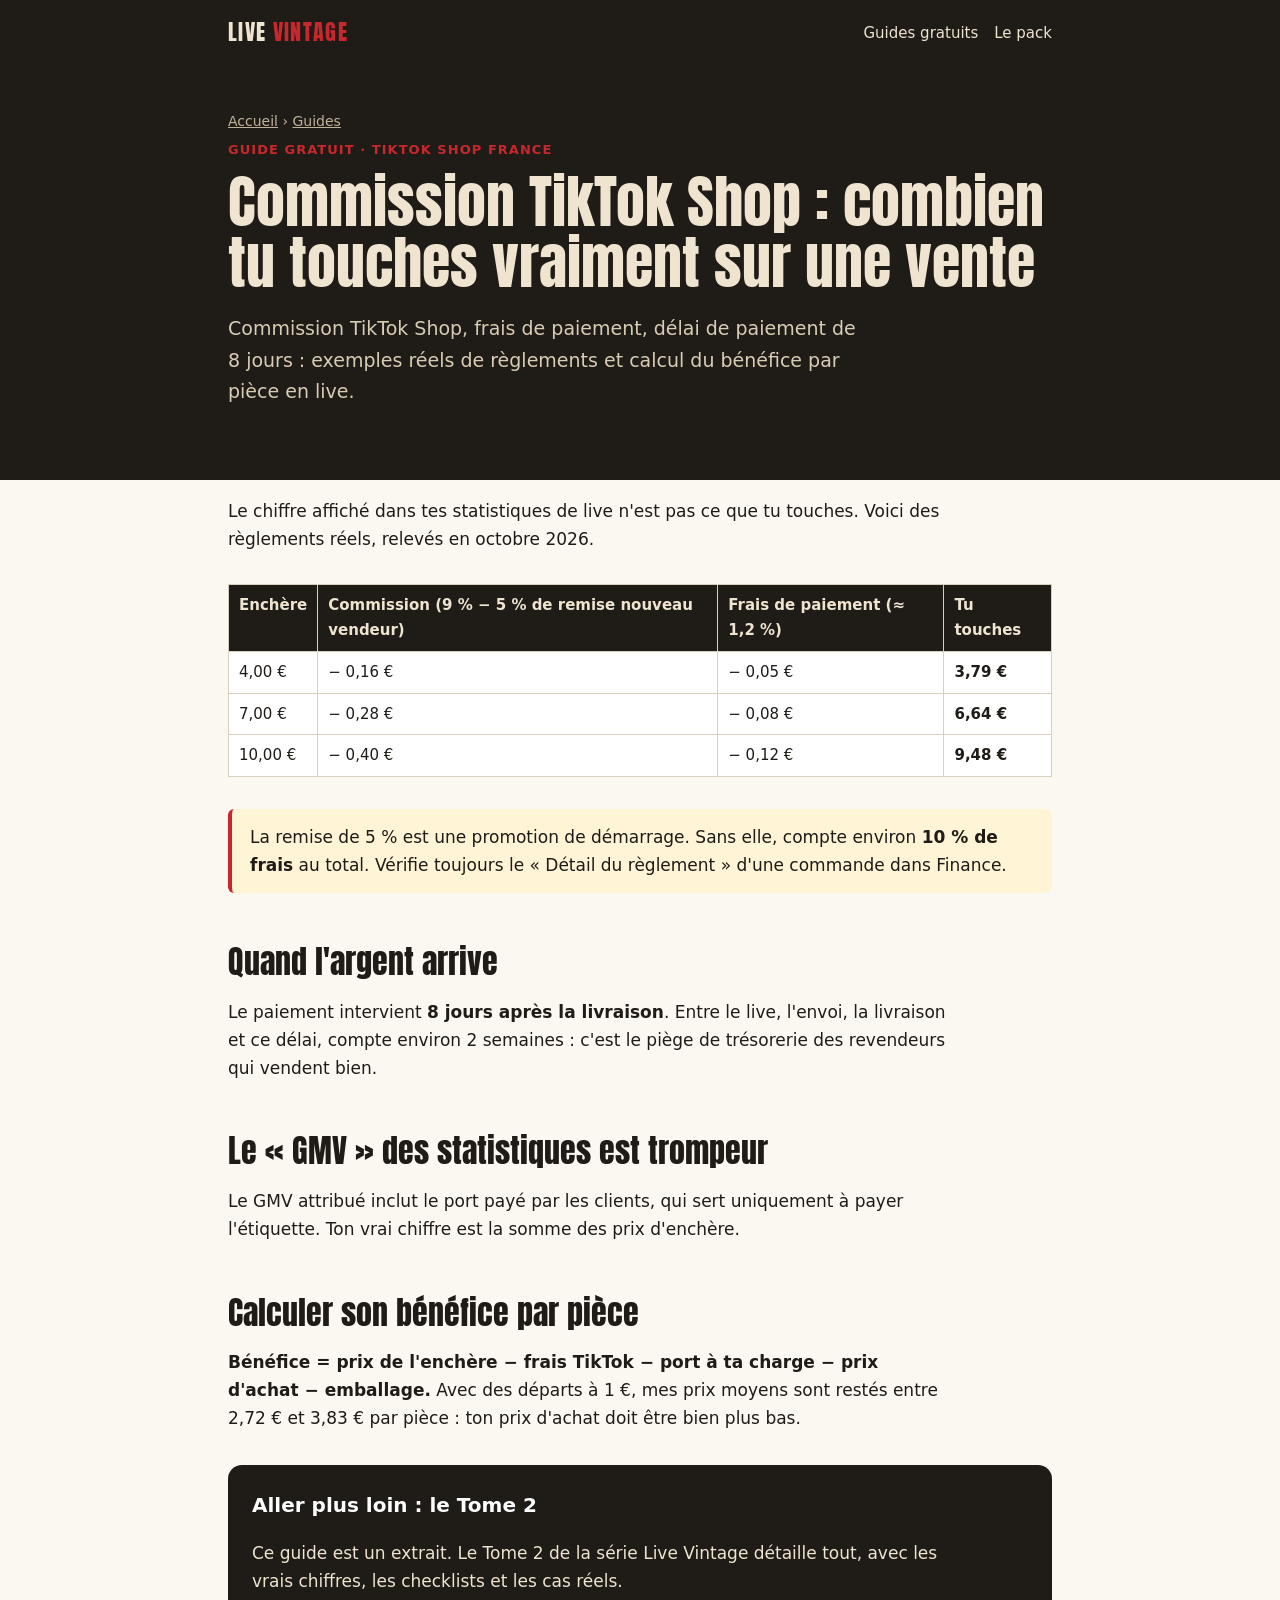
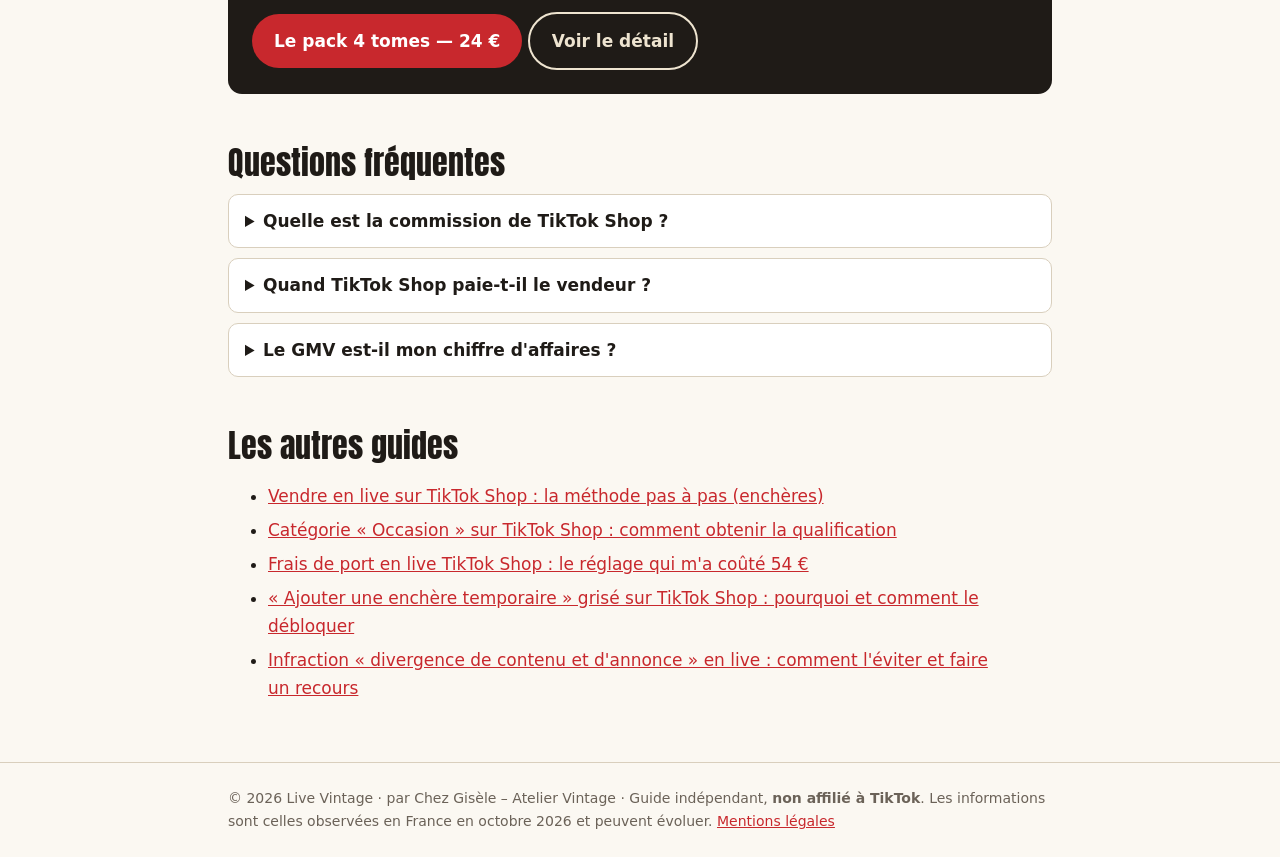
<file: guides/frais-commission-tiktok-shop.html>
<!doctype html>
<html lang="fr"><head><meta charset="utf-8"><meta name="viewport" content="width=device-width,initial-scale=1">
<title>Frais et commission TikTok Shop : combien on touche vraiment par vente | Live Vintage</title><meta name="description" content="Commission TikTok Shop, frais de paiement, délai de paiement de 8 jours : exemples réels de règlements et calcul du bénéfice par pièce en live.">
<link rel="canonical" href="https://www.livevintage.fr/guides/frais-commission-tiktok-shop"><meta name="robots" content="index,follow">
<meta property="og:type" content="article"><meta property="og:title" content="Frais et commission TikTok Shop : combien on touche vraiment par vente | Live Vintage"><meta property="og:description" content="Commission TikTok Shop, frais de paiement, délai de paiement de 8 jours : exemples réels de règlements et calcul du bénéfice par pièce en live.">
<meta property="og:url" content="https://www.livevintage.fr/guides/frais-commission-tiktok-shop"><meta property="og:image" content="https://www.livevintage.fr/img/og.jpg"><meta name="twitter:card" content="summary_large_image">
<link rel="icon" href="/favicon.svg" type="image/svg+xml"><link rel="preconnect" href="https://fonts.googleapis.com"><link rel="preconnect" href="https://fonts.gstatic.com" crossorigin><link href="https://fonts.googleapis.com/css2?family=Anton&display=swap" rel="stylesheet"><link rel="stylesheet" href="/style.css"><script type="application/ld+json">{"@context": "https://schema.org", "@type": "Article", "headline": "Commission TikTok Shop : combien tu touches vraiment sur une vente", "description": "Commission TikTok Shop, frais de paiement, délai de paiement de 8 jours : exemples réels de règlements et calcul du bénéfice par pièce en live.", "inLanguage": "fr-FR", "datePublished": "2026-10-13", "dateModified": "2026-10-13", "author": {"@type": "Organization", "name": "Live Vintage"}, "image": "https://www.livevintage.fr/img/og.jpg", "mainEntityOfPage": "https://www.livevintage.fr/guides/frais-commission-tiktok-shop"}</script><script type="application/ld+json">{"@context": "https://schema.org", "@type": "FAQPage", "mainEntity": [{"@type": "Question", "name": "Quelle est la commission de TikTok Shop ?", "acceptedAnswer": {"@type": "Answer", "text": "Observée en octobre 2026 : 9 % de commission (réduite de 5 % pour les nouveaux vendeurs) plus environ 1,2 % de frais de paiement."}}, {"@type": "Question", "name": "Quand TikTok Shop paie-t-il le vendeur ?", "acceptedAnswer": {"@type": "Answer", "text": "8 jours après la livraison de la commande."}}, {"@type": "Question", "name": "Le GMV est-il mon chiffre d'affaires ?", "acceptedAnswer": {"@type": "Answer", "text": "Non, il inclut les frais de port payés par les clients."}}]}</script><script type="application/ld+json">{"@context": "https://schema.org", "@type": "BreadcrumbList", "itemListElement": [{"@type": "ListItem", "position": 1, "name": "Accueil", "item": "https://www.livevintage.fr/"}, {"@type": "ListItem", "position": 2, "name": "Guides", "item": "https://www.livevintage.fr/guides"}, {"@type": "ListItem", "position": 3, "name": "Commission TikTok Shop : combien tu touches vraiment sur une vente", "item": "https://www.livevintage.fr/guides/frais-commission-tiktok-shop"}]}</script>
</head><body>
<header class="top"><div class="wrap"><a class="logo" href="/">LIVE <span>VINTAGE</span></a>
<nav><a href="/guides">Guides gratuits</a><a href="/#pack">Le pack</a></nav></div></header>
<section class="hero"><div class="wrap"><div class="crumbs"><a href="/">Accueil</a> › <a href="/guides">Guides</a></div>
<div class="kicker">Guide gratuit · TikTok Shop France</div><h1>Commission TikTok Shop : combien tu touches vraiment sur une vente</h1><p>Commission TikTok Shop, frais de paiement, délai de paiement de 8 jours : exemples réels de règlements et calcul du bénéfice par pièce en live.</p></div></section>
<main class="wrap"><article>
<p>Le chiffre affiché dans tes statistiques de live n'est pas ce que tu touches. Voici des règlements réels, relevés en octobre 2026.</p>
<div class="tablewrap"><table><tr><th>Enchère</th><th>Commission (9 % − 5 % de remise nouveau vendeur)</th><th>Frais de paiement (≈ 1,2 %)</th><th>Tu touches</th></tr>
<tr><td>4,00 €</td><td>− 0,16 €</td><td>− 0,05 €</td><td><b>3,79 €</b></td></tr>
<tr><td>7,00 €</td><td>− 0,28 €</td><td>− 0,08 €</td><td><b>6,64 €</b></td></tr>
<tr><td>10,00 €</td><td>− 0,40 €</td><td>− 0,12 €</td><td><b>9,48 €</b></td></tr></table></div>
<div class="box warn">La remise de 5 % est une promotion de démarrage. Sans elle, compte environ <b>10 % de frais</b> au total. Vérifie toujours le « Détail du règlement » d'une commande dans Finance.</div>
<h2>Quand l'argent arrive</h2>
<p>Le paiement intervient <b>8 jours après la livraison</b>. Entre le live, l'envoi, la livraison et ce délai, compte environ 2 semaines : c'est le piège de trésorerie des revendeurs qui vendent bien.</p>
<h2>Le « GMV » des statistiques est trompeur</h2>
<p>Le GMV attribué inclut le port payé par les clients, qui sert uniquement à payer l'étiquette. Ton vrai chiffre est la somme des prix d'enchère.</p>
<h2>Calculer son bénéfice par pièce</h2>
<p><b>Bénéfice = prix de l'enchère − frais TikTok − port à ta charge − prix d'achat − emballage.</b> Avec des départs à 1 €, mes prix moyens sont restés entre 2,72 € et 3,83 € par pièce : ton prix d'achat doit être bien plus bas.</p>

<div class="cta"><h3>Aller plus loin : le Tome 2</h3><p>Ce guide est un extrait. Le Tome 2 de la série Live Vintage détaille tout, avec les vrais chiffres, les checklists et les cas réels.</p><a class="btn" href="https://payhip.com/b/MhjBk">Le pack 4 tomes — 24 €</a> <a class="btn alt" style="border-color:#eee4d0;color:#eee4d0!important" href="/#pack">Voir le détail</a></div>
<h2>Questions fréquentes</h2><details><summary>Quelle est la commission de TikTok Shop ?</summary><p>Observée en octobre 2026 : 9 % de commission (réduite de 5 % pour les nouveaux vendeurs) plus environ 1,2 % de frais de paiement.</p></details><details><summary>Quand TikTok Shop paie-t-il le vendeur ?</summary><p>8 jours après la livraison de la commande.</p></details><details><summary>Le GMV est-il mon chiffre d'affaires ?</summary><p>Non, il inclut les frais de port payés par les clients.</p></details>
<h2>Les autres guides</h2><ul><li><a href="/guides/vendre-en-live-tiktok-shop">Vendre en live sur TikTok Shop : la méthode pas à pas (enchères)</a></li><li><a href="/guides/categorie-occasion-tiktok-shop">Catégorie « Occasion » sur TikTok Shop : comment obtenir la qualification</a></li><li><a href="/guides/frais-de-port-tiktok-shop-live">Frais de port en live TikTok Shop : le réglage qui m'a coûté 54 €</a></li><li><a href="/guides/enchere-temporaire-grisee-tiktok-shop">« Ajouter une enchère temporaire » grisé sur TikTok Shop : pourquoi et comment le débloquer</a></li><li><a href="/guides/infraction-marque-live-tiktok-shop">Infraction « divergence de contenu et d'annonce » en live : comment l'éviter et faire un recours</a></li></ul></article></main>
<footer><div class="wrap">© 2026 Live Vintage · par Chez Gisèle – Atelier Vintage · Guide indépendant, <b>non affilié à TikTok</b>.
Les informations sont celles observées en France en octobre 2026 et peuvent évoluer. <a href="/mentions-legales">Mentions légales</a></div></footer>
</body></html>
</file>
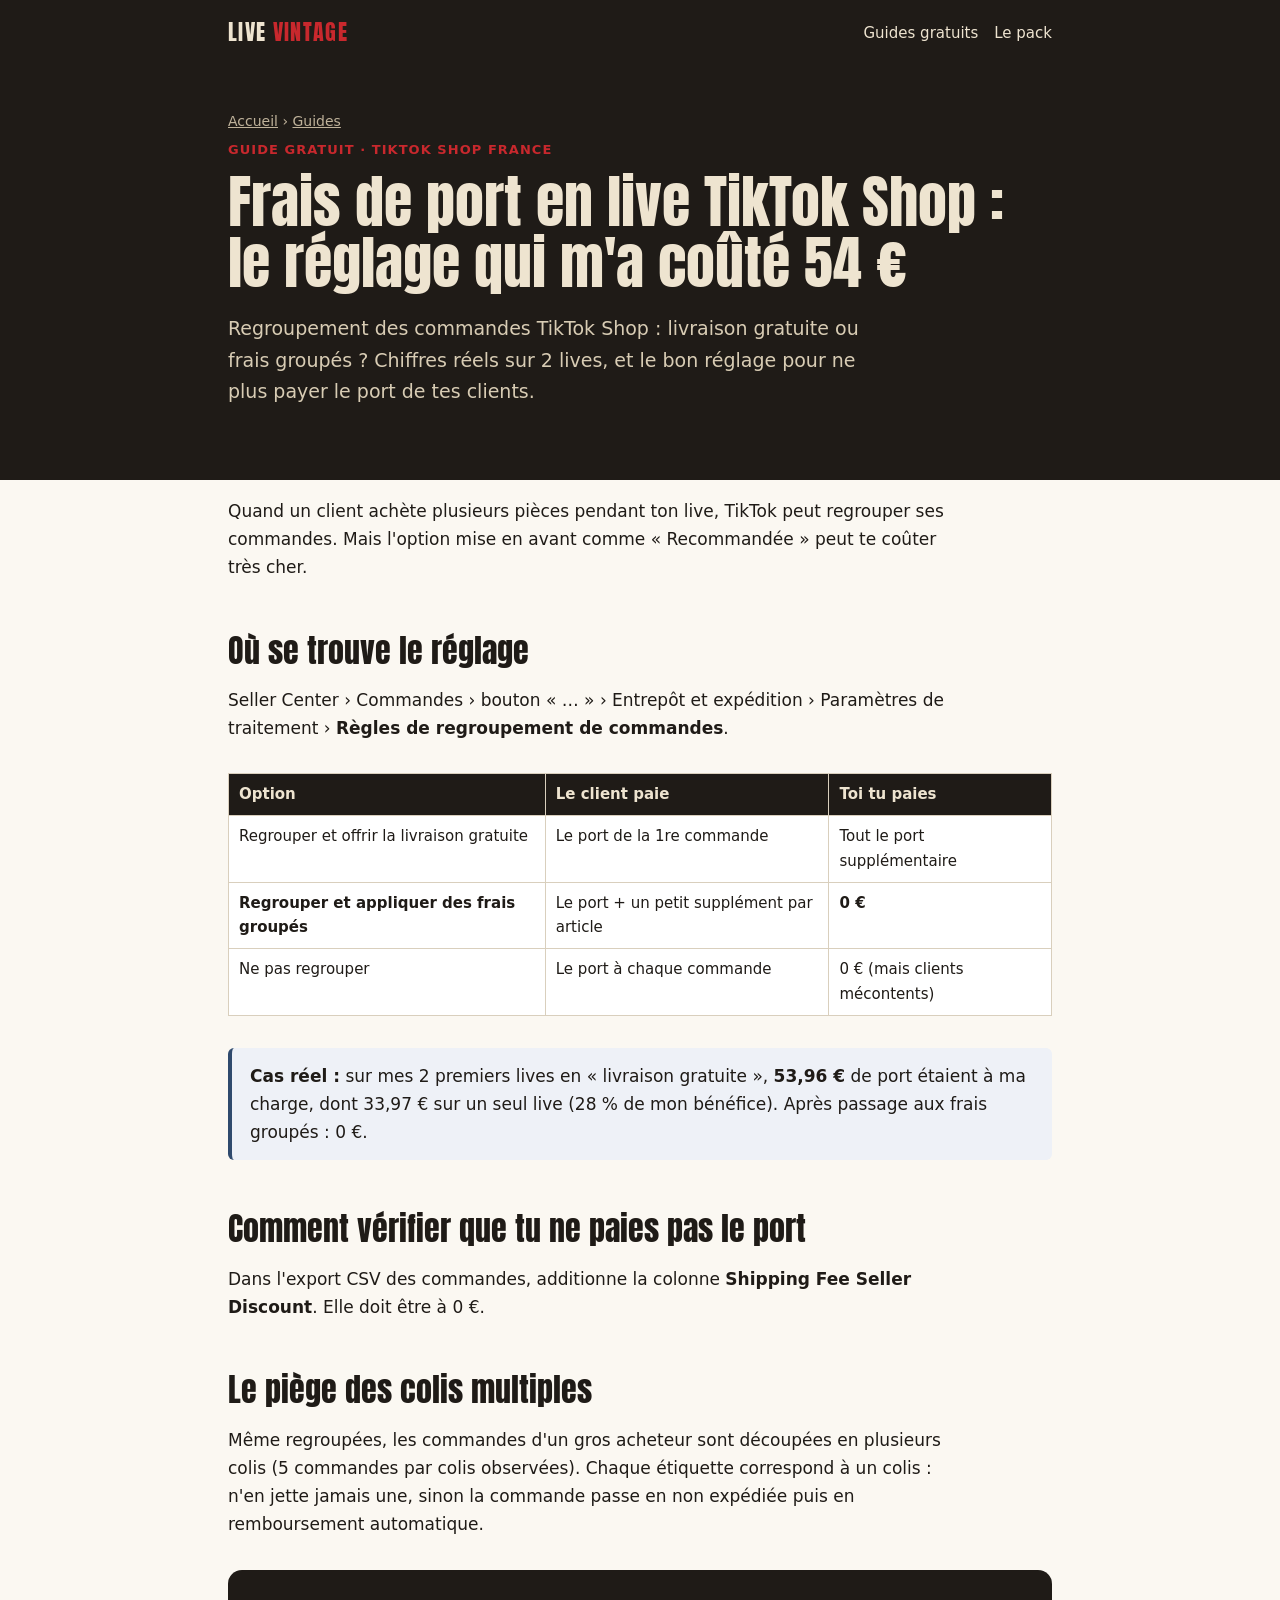
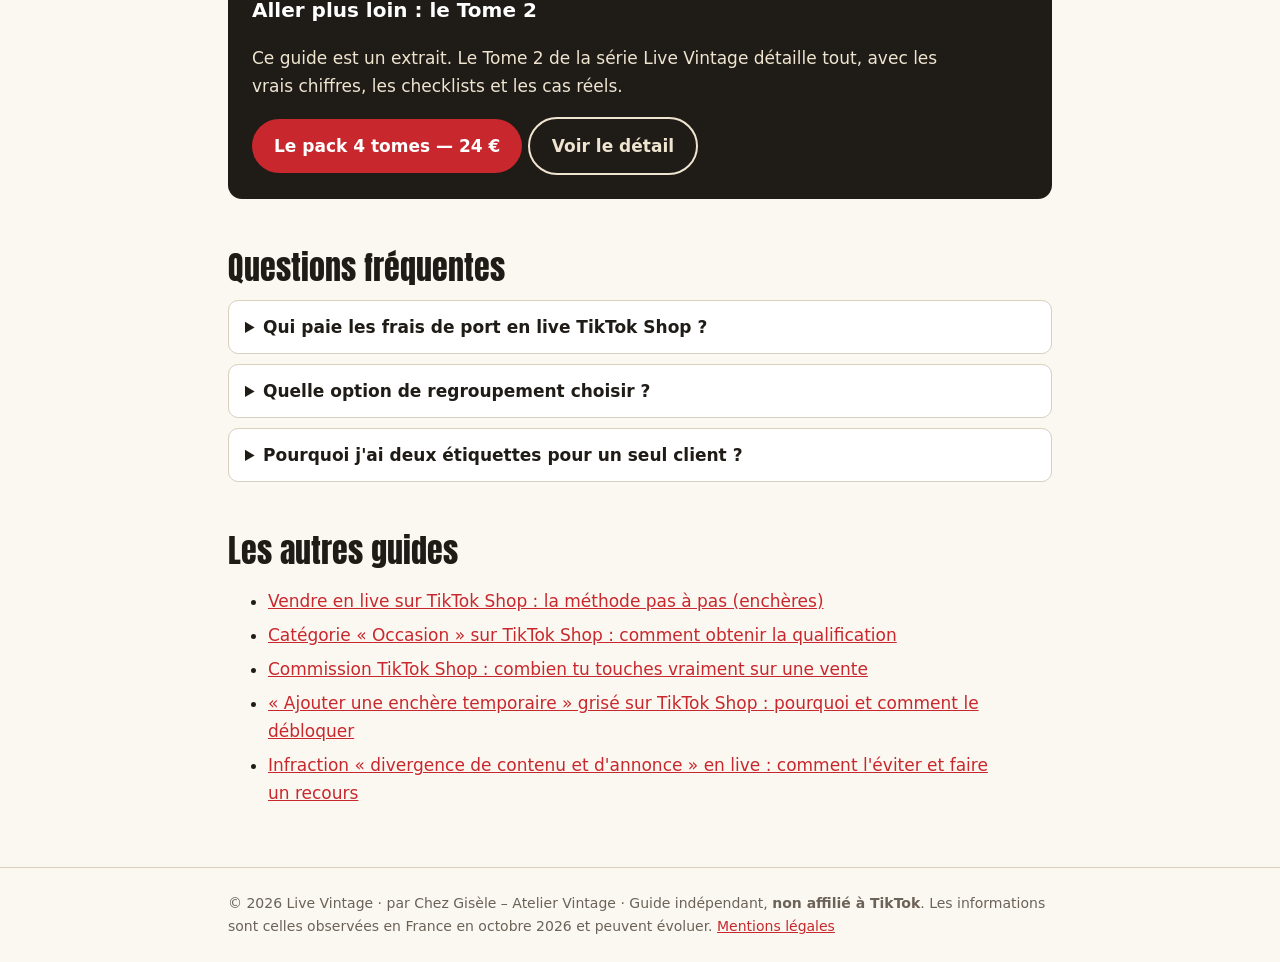
<file: guides/frais-de-port-tiktok-shop-live.html>
<!doctype html>
<html lang="fr"><head><meta charset="utf-8"><meta name="viewport" content="width=device-width,initial-scale=1">
<title>Frais de port groupés TikTok Shop en live : le réglage qui coûte cher | Live Vintage</title><meta name="description" content="Regroupement des commandes TikTok Shop : livraison gratuite ou frais groupés ? Chiffres réels sur 2 lives, et le bon réglage pour ne plus payer le port de tes clients.">
<link rel="canonical" href="https://www.livevintage.fr/guides/frais-de-port-tiktok-shop-live"><meta name="robots" content="index,follow">
<meta property="og:type" content="article"><meta property="og:title" content="Frais de port groupés TikTok Shop en live : le réglage qui coûte cher | Live Vintage"><meta property="og:description" content="Regroupement des commandes TikTok Shop : livraison gratuite ou frais groupés ? Chiffres réels sur 2 lives, et le bon réglage pour ne plus payer le port de tes clients.">
<meta property="og:url" content="https://www.livevintage.fr/guides/frais-de-port-tiktok-shop-live"><meta property="og:image" content="https://www.livevintage.fr/img/og.jpg"><meta name="twitter:card" content="summary_large_image">
<link rel="icon" href="/favicon.svg" type="image/svg+xml"><link rel="preconnect" href="https://fonts.googleapis.com"><link rel="preconnect" href="https://fonts.gstatic.com" crossorigin><link href="https://fonts.googleapis.com/css2?family=Anton&display=swap" rel="stylesheet"><link rel="stylesheet" href="/style.css"><script type="application/ld+json">{"@context": "https://schema.org", "@type": "Article", "headline": "Frais de port en live TikTok Shop : le réglage qui m'a coûté 54 €", "description": "Regroupement des commandes TikTok Shop : livraison gratuite ou frais groupés ? Chiffres réels sur 2 lives, et le bon réglage pour ne plus payer le port de tes clients.", "inLanguage": "fr-FR", "datePublished": "2026-10-13", "dateModified": "2026-10-13", "author": {"@type": "Organization", "name": "Live Vintage"}, "image": "https://www.livevintage.fr/img/og.jpg", "mainEntityOfPage": "https://www.livevintage.fr/guides/frais-de-port-tiktok-shop-live"}</script><script type="application/ld+json">{"@context": "https://schema.org", "@type": "FAQPage", "mainEntity": [{"@type": "Question", "name": "Qui paie les frais de port en live TikTok Shop ?", "acceptedAnswer": {"@type": "Answer", "text": "Le client paie le port de sa première commande. Pour les suivantes, cela dépend de ton réglage de regroupement : avec « livraison gratuite », c'est toi qui paies."}}, {"@type": "Question", "name": "Quelle option de regroupement choisir ?", "acceptedAnswer": {"@type": "Answer", "text": "« Regrouper des commandes et appliquer des frais de livraison groupés » : le client paie un petit supplément par article et rien n'est à ta charge."}}, {"@type": "Question", "name": "Pourquoi j'ai deux étiquettes pour un seul client ?", "acceptedAnswer": {"@type": "Answer", "text": "TikTok découpe les gros regroupements en plusieurs colis, ou sépare les achats faits pendant des lives différents."}}]}</script><script type="application/ld+json">{"@context": "https://schema.org", "@type": "BreadcrumbList", "itemListElement": [{"@type": "ListItem", "position": 1, "name": "Accueil", "item": "https://www.livevintage.fr/"}, {"@type": "ListItem", "position": 2, "name": "Guides", "item": "https://www.livevintage.fr/guides"}, {"@type": "ListItem", "position": 3, "name": "Frais de port en live TikTok Shop : le réglage qui m'a coûté 54 €", "item": "https://www.livevintage.fr/guides/frais-de-port-tiktok-shop-live"}]}</script>
</head><body>
<header class="top"><div class="wrap"><a class="logo" href="/">LIVE <span>VINTAGE</span></a>
<nav><a href="/guides">Guides gratuits</a><a href="/#pack">Le pack</a></nav></div></header>
<section class="hero"><div class="wrap"><div class="crumbs"><a href="/">Accueil</a> › <a href="/guides">Guides</a></div>
<div class="kicker">Guide gratuit · TikTok Shop France</div><h1>Frais de port en live TikTok Shop : le réglage qui m'a coûté 54 €</h1><p>Regroupement des commandes TikTok Shop : livraison gratuite ou frais groupés ? Chiffres réels sur 2 lives, et le bon réglage pour ne plus payer le port de tes clients.</p></div></section>
<main class="wrap"><article>
<p>Quand un client achète plusieurs pièces pendant ton live, TikTok peut regrouper ses commandes. Mais l'option mise en avant comme « Recommandée » peut te coûter très cher.</p>
<h2>Où se trouve le réglage</h2>
<p>Seller Center › Commandes › bouton « … » › Entrepôt et expédition › Paramètres de traitement › <b>Règles de regroupement de commandes</b>.</p>
<div class="tablewrap"><table><tr><th>Option</th><th>Le client paie</th><th>Toi tu paies</th></tr>
<tr><td>Regrouper et offrir la livraison gratuite</td><td>Le port de la 1re commande</td><td>Tout le port supplémentaire</td></tr>
<tr><td><b>Regrouper et appliquer des frais groupés</b></td><td>Le port + un petit supplément par article</td><td><b>0 €</b></td></tr>
<tr><td>Ne pas regrouper</td><td>Le port à chaque commande</td><td>0 € (mais clients mécontents)</td></tr></table></div>
<div class="box real"><b>Cas réel :</b> sur mes 2 premiers lives en « livraison gratuite », <b>53,96 €</b> de port étaient à ma charge, dont 33,97 € sur un seul live (28 % de mon bénéfice). Après passage aux frais groupés : 0 €.</div>
<h2>Comment vérifier que tu ne paies pas le port</h2>
<p>Dans l'export CSV des commandes, additionne la colonne <b>Shipping Fee Seller Discount</b>. Elle doit être à 0 €.</p>
<h2>Le piège des colis multiples</h2>
<p>Même regroupées, les commandes d'un gros acheteur sont découpées en plusieurs colis (5 commandes par colis observées). Chaque étiquette correspond à un colis : n'en jette jamais une, sinon la commande passe en non expédiée puis en remboursement automatique.</p>

<div class="cta"><h3>Aller plus loin : le Tome 2</h3><p>Ce guide est un extrait. Le Tome 2 de la série Live Vintage détaille tout, avec les vrais chiffres, les checklists et les cas réels.</p><a class="btn" href="https://payhip.com/b/MhjBk">Le pack 4 tomes — 24 €</a> <a class="btn alt" style="border-color:#eee4d0;color:#eee4d0!important" href="/#pack">Voir le détail</a></div>
<h2>Questions fréquentes</h2><details><summary>Qui paie les frais de port en live TikTok Shop ?</summary><p>Le client paie le port de sa première commande. Pour les suivantes, cela dépend de ton réglage de regroupement : avec « livraison gratuite », c'est toi qui paies.</p></details><details><summary>Quelle option de regroupement choisir ?</summary><p>« Regrouper des commandes et appliquer des frais de livraison groupés » : le client paie un petit supplément par article et rien n'est à ta charge.</p></details><details><summary>Pourquoi j'ai deux étiquettes pour un seul client ?</summary><p>TikTok découpe les gros regroupements en plusieurs colis, ou sépare les achats faits pendant des lives différents.</p></details>
<h2>Les autres guides</h2><ul><li><a href="/guides/vendre-en-live-tiktok-shop">Vendre en live sur TikTok Shop : la méthode pas à pas (enchères)</a></li><li><a href="/guides/categorie-occasion-tiktok-shop">Catégorie « Occasion » sur TikTok Shop : comment obtenir la qualification</a></li><li><a href="/guides/frais-commission-tiktok-shop">Commission TikTok Shop : combien tu touches vraiment sur une vente</a></li><li><a href="/guides/enchere-temporaire-grisee-tiktok-shop">« Ajouter une enchère temporaire » grisé sur TikTok Shop : pourquoi et comment le débloquer</a></li><li><a href="/guides/infraction-marque-live-tiktok-shop">Infraction « divergence de contenu et d'annonce » en live : comment l'éviter et faire un recours</a></li></ul></article></main>
<footer><div class="wrap">© 2026 Live Vintage · par Chez Gisèle – Atelier Vintage · Guide indépendant, <b>non affilié à TikTok</b>.
Les informations sont celles observées en France en octobre 2026 et peuvent évoluer. <a href="/mentions-legales">Mentions légales</a></div></footer>
</body></html>
</file>
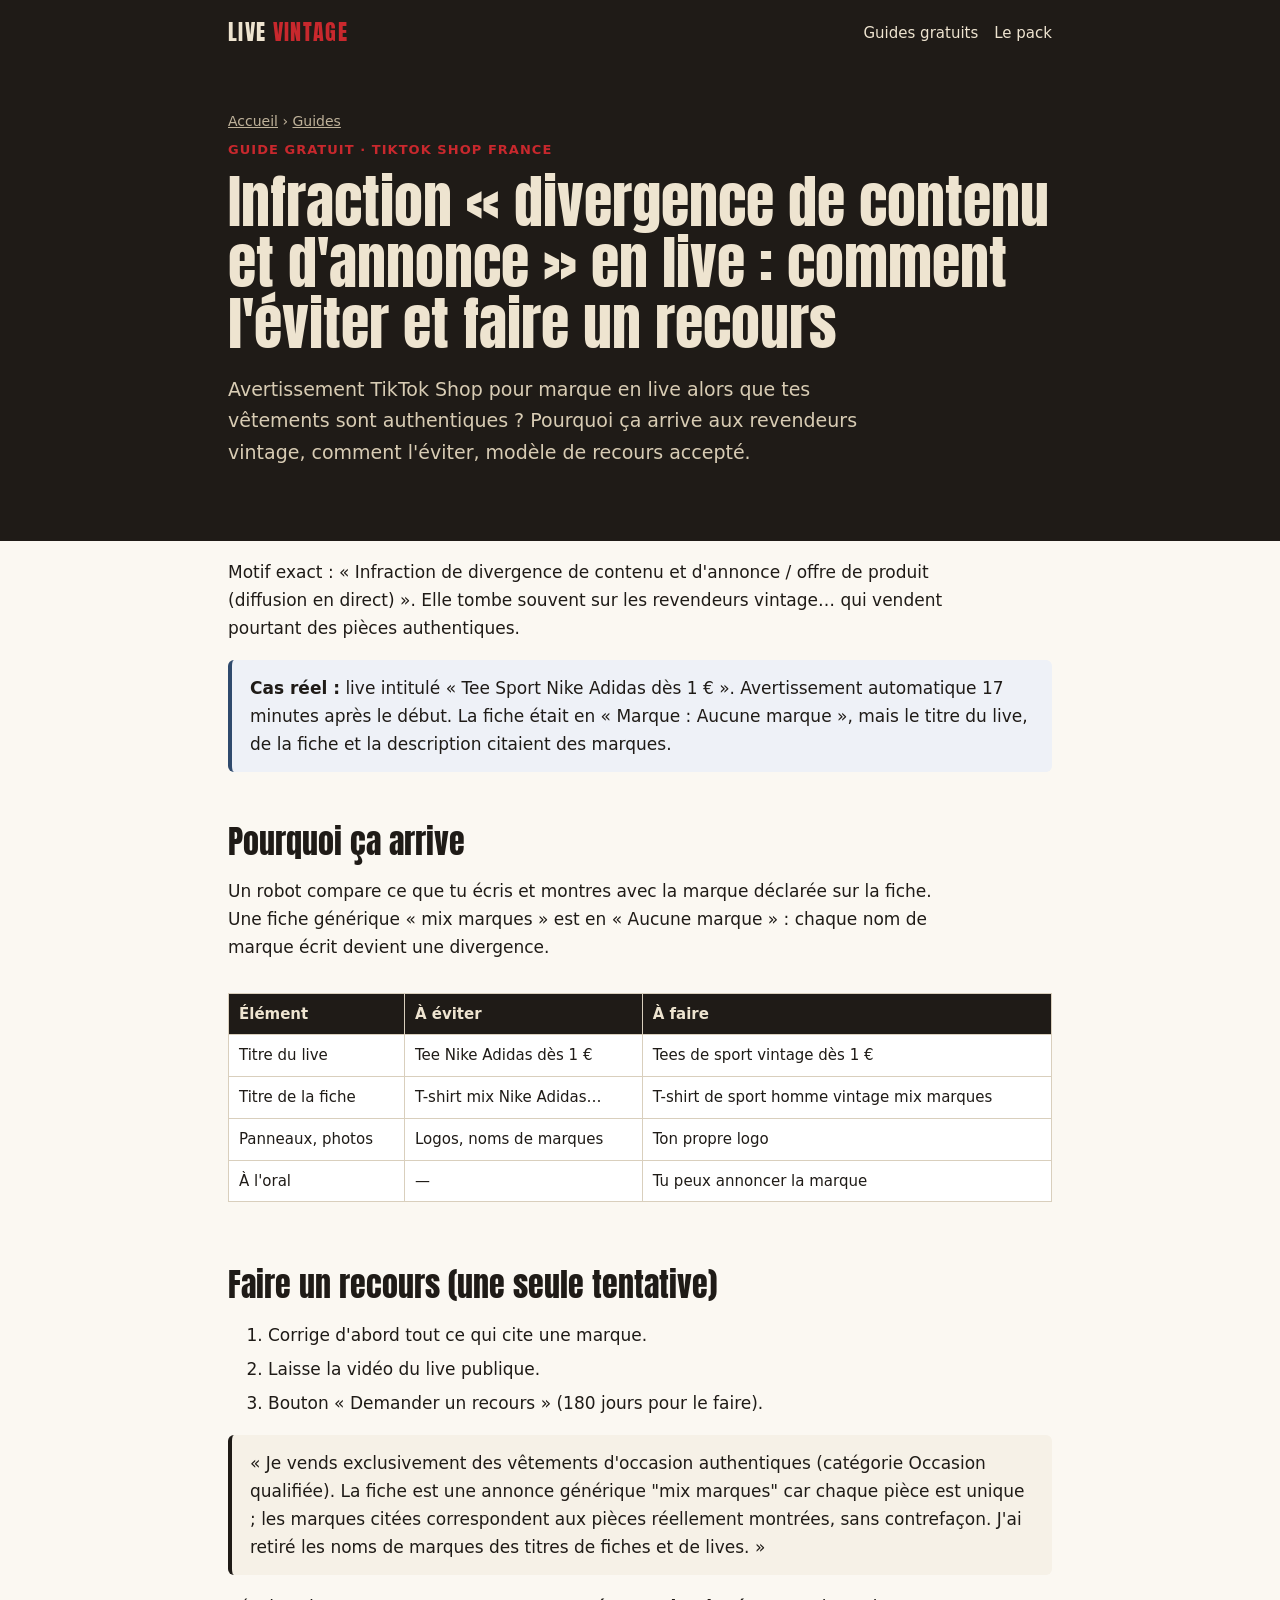
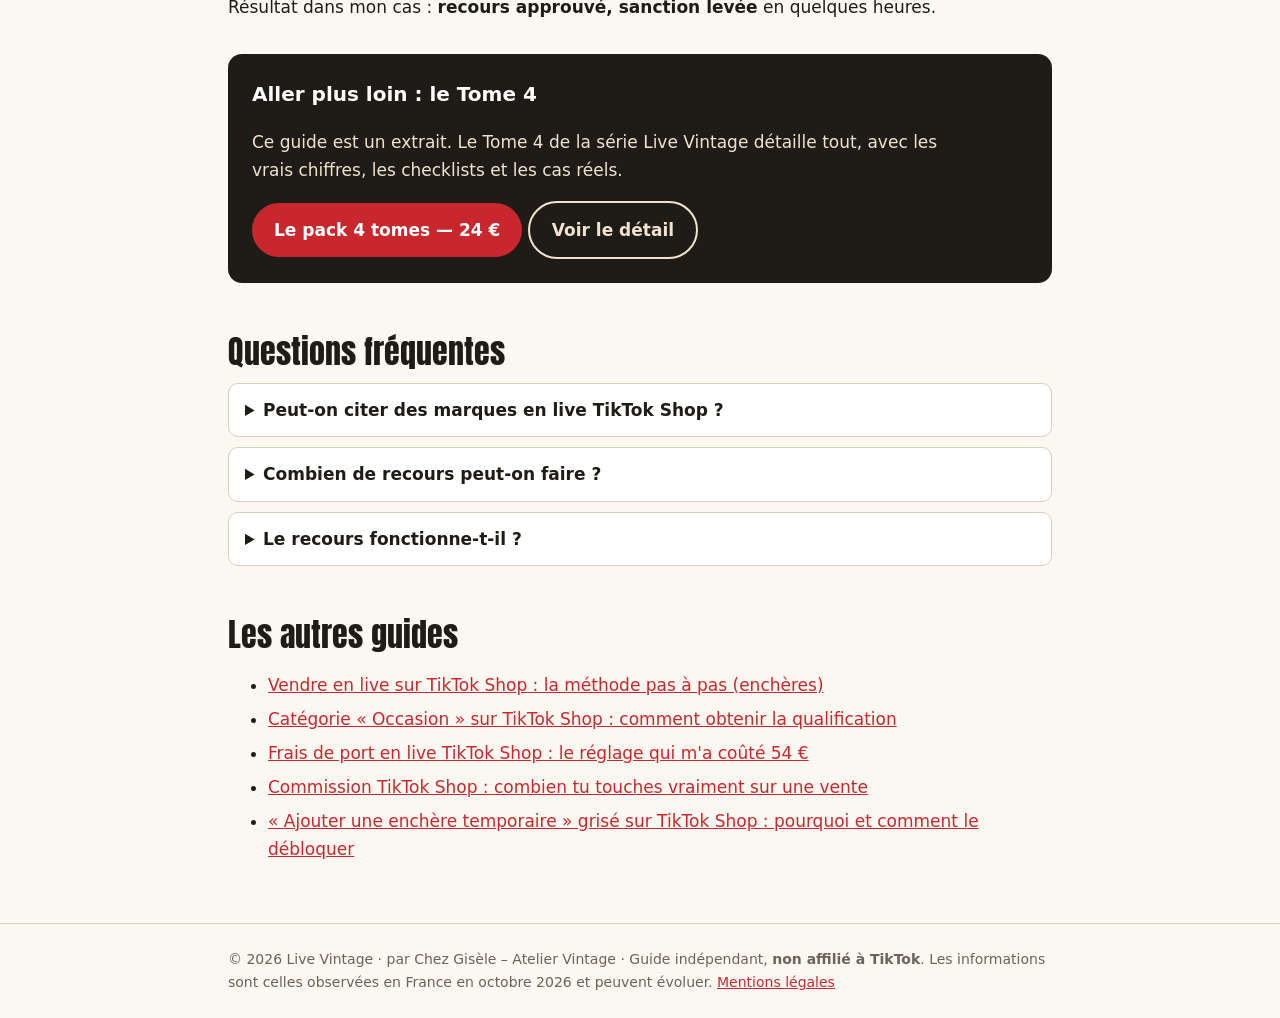
<file: guides/infraction-marque-live-tiktok-shop.html>
<!doctype html>
<html lang="fr"><head><meta charset="utf-8"><meta name="viewport" content="width=device-width,initial-scale=1">
<title>Infraction « divergence de contenu » en live TikTok Shop : éviter et faire un recours | Live Vintage</title><meta name="description" content="Avertissement TikTok Shop pour marque en live alors que tes vêtements sont authentiques ? Pourquoi ça arrive aux revendeurs vintage, comment l'éviter, modèle de recours accepté.">
<link rel="canonical" href="https://www.livevintage.fr/guides/infraction-marque-live-tiktok-shop"><meta name="robots" content="index,follow">
<meta property="og:type" content="article"><meta property="og:title" content="Infraction « divergence de contenu » en live TikTok Shop : éviter et faire un recours | Live Vintage"><meta property="og:description" content="Avertissement TikTok Shop pour marque en live alors que tes vêtements sont authentiques ? Pourquoi ça arrive aux revendeurs vintage, comment l'éviter, modèle de recours accepté.">
<meta property="og:url" content="https://www.livevintage.fr/guides/infraction-marque-live-tiktok-shop"><meta property="og:image" content="https://www.livevintage.fr/img/og.jpg"><meta name="twitter:card" content="summary_large_image">
<link rel="icon" href="/favicon.svg" type="image/svg+xml"><link rel="preconnect" href="https://fonts.googleapis.com"><link rel="preconnect" href="https://fonts.gstatic.com" crossorigin><link href="https://fonts.googleapis.com/css2?family=Anton&display=swap" rel="stylesheet"><link rel="stylesheet" href="/style.css"><script type="application/ld+json">{"@context": "https://schema.org", "@type": "Article", "headline": "Infraction « divergence de contenu et d'annonce » en live : comment l'éviter et faire un recours", "description": "Avertissement TikTok Shop pour marque en live alors que tes vêtements sont authentiques ? Pourquoi ça arrive aux revendeurs vintage, comment l'éviter, modèle de recours accepté.", "inLanguage": "fr-FR", "datePublished": "2026-10-13", "dateModified": "2026-10-13", "author": {"@type": "Organization", "name": "Live Vintage"}, "image": "https://www.livevintage.fr/img/og.jpg", "mainEntityOfPage": "https://www.livevintage.fr/guides/infraction-marque-live-tiktok-shop"}</script><script type="application/ld+json">{"@context": "https://schema.org", "@type": "FAQPage", "mainEntity": [{"@type": "Question", "name": "Peut-on citer des marques en live TikTok Shop ?", "acceptedAnswer": {"@type": "Answer", "text": "Oralement oui, mais évite les noms de marques dans le titre du live, des fiches, les photos et les panneaux si la fiche est en « Aucune marque »."}}, {"@type": "Question", "name": "Combien de recours peut-on faire ?", "acceptedAnswer": {"@type": "Answer", "text": "Une seule tentative par infraction, dans un délai de 180 jours."}}, {"@type": "Question", "name": "Le recours fonctionne-t-il ?", "acceptedAnswer": {"@type": "Answer", "text": "Dans mon cas, oui, après avoir retiré les noms de marques et expliqué que les pièces sont d'occasion et authentiques."}}]}</script><script type="application/ld+json">{"@context": "https://schema.org", "@type": "BreadcrumbList", "itemListElement": [{"@type": "ListItem", "position": 1, "name": "Accueil", "item": "https://www.livevintage.fr/"}, {"@type": "ListItem", "position": 2, "name": "Guides", "item": "https://www.livevintage.fr/guides"}, {"@type": "ListItem", "position": 3, "name": "Infraction « divergence de contenu et d'annonce » en live : comment l'éviter et faire un recours", "item": "https://www.livevintage.fr/guides/infraction-marque-live-tiktok-shop"}]}</script>
</head><body>
<header class="top"><div class="wrap"><a class="logo" href="/">LIVE <span>VINTAGE</span></a>
<nav><a href="/guides">Guides gratuits</a><a href="/#pack">Le pack</a></nav></div></header>
<section class="hero"><div class="wrap"><div class="crumbs"><a href="/">Accueil</a> › <a href="/guides">Guides</a></div>
<div class="kicker">Guide gratuit · TikTok Shop France</div><h1>Infraction « divergence de contenu et d'annonce » en live : comment l'éviter et faire un recours</h1><p>Avertissement TikTok Shop pour marque en live alors que tes vêtements sont authentiques ? Pourquoi ça arrive aux revendeurs vintage, comment l'éviter, modèle de recours accepté.</p></div></section>
<main class="wrap"><article>
<p>Motif exact : « Infraction de divergence de contenu et d'annonce / offre de produit (diffusion en direct) ». Elle tombe souvent sur les revendeurs vintage… qui vendent pourtant des pièces authentiques.</p>
<div class="box real"><b>Cas réel :</b> live intitulé « Tee Sport Nike Adidas dès 1 € ». Avertissement automatique 17 minutes après le début. La fiche était en « Marque : Aucune marque », mais le titre du live, de la fiche et la description citaient des marques.</div>
<h2>Pourquoi ça arrive</h2>
<p>Un robot compare ce que tu écris et montres avec la marque déclarée sur la fiche. Une fiche générique « mix marques » est en « Aucune marque » : chaque nom de marque écrit devient une divergence.</p>
<div class="tablewrap"><table><tr><th>Élément</th><th>À éviter</th><th>À faire</th></tr>
<tr><td>Titre du live</td><td>Tee Nike Adidas dès 1 €</td><td>Tees de sport vintage dès 1 €</td></tr>
<tr><td>Titre de la fiche</td><td>T-shirt mix Nike Adidas…</td><td>T-shirt de sport homme vintage mix marques</td></tr>
<tr><td>Panneaux, photos</td><td>Logos, noms de marques</td><td>Ton propre logo</td></tr>
<tr><td>À l'oral</td><td>—</td><td>Tu peux annoncer la marque</td></tr></table></div>
<h2>Faire un recours (une seule tentative)</h2>
<ol><li>Corrige d'abord tout ce qui cite une marque.</li><li>Laisse la vidéo du live publique.</li><li>Bouton « Demander un recours » (180 jours pour le faire).</li></ol>
<div class="box">« Je vends exclusivement des vêtements d'occasion authentiques (catégorie Occasion qualifiée). La fiche est une annonce générique "mix marques" car chaque pièce est unique ; les marques citées correspondent aux pièces réellement montrées, sans contrefaçon. J'ai retiré les noms de marques des titres de fiches et de lives. »</div>
<p>Résultat dans mon cas : <b>recours approuvé, sanction levée</b> en quelques heures.</p>

<div class="cta"><h3>Aller plus loin : le Tome 4</h3><p>Ce guide est un extrait. Le Tome 4 de la série Live Vintage détaille tout, avec les vrais chiffres, les checklists et les cas réels.</p><a class="btn" href="https://payhip.com/b/MhjBk">Le pack 4 tomes — 24 €</a> <a class="btn alt" style="border-color:#eee4d0;color:#eee4d0!important" href="/#pack">Voir le détail</a></div>
<h2>Questions fréquentes</h2><details><summary>Peut-on citer des marques en live TikTok Shop ?</summary><p>Oralement oui, mais évite les noms de marques dans le titre du live, des fiches, les photos et les panneaux si la fiche est en « Aucune marque ».</p></details><details><summary>Combien de recours peut-on faire ?</summary><p>Une seule tentative par infraction, dans un délai de 180 jours.</p></details><details><summary>Le recours fonctionne-t-il ?</summary><p>Dans mon cas, oui, après avoir retiré les noms de marques et expliqué que les pièces sont d'occasion et authentiques.</p></details>
<h2>Les autres guides</h2><ul><li><a href="/guides/vendre-en-live-tiktok-shop">Vendre en live sur TikTok Shop : la méthode pas à pas (enchères)</a></li><li><a href="/guides/categorie-occasion-tiktok-shop">Catégorie « Occasion » sur TikTok Shop : comment obtenir la qualification</a></li><li><a href="/guides/frais-de-port-tiktok-shop-live">Frais de port en live TikTok Shop : le réglage qui m'a coûté 54 €</a></li><li><a href="/guides/frais-commission-tiktok-shop">Commission TikTok Shop : combien tu touches vraiment sur une vente</a></li><li><a href="/guides/enchere-temporaire-grisee-tiktok-shop">« Ajouter une enchère temporaire » grisé sur TikTok Shop : pourquoi et comment le débloquer</a></li></ul></article></main>
<footer><div class="wrap">© 2026 Live Vintage · par Chez Gisèle – Atelier Vintage · Guide indépendant, <b>non affilié à TikTok</b>.
Les informations sont celles observées en France en octobre 2026 et peuvent évoluer. <a href="/mentions-legales">Mentions légales</a></div></footer>
</body></html>
</file>
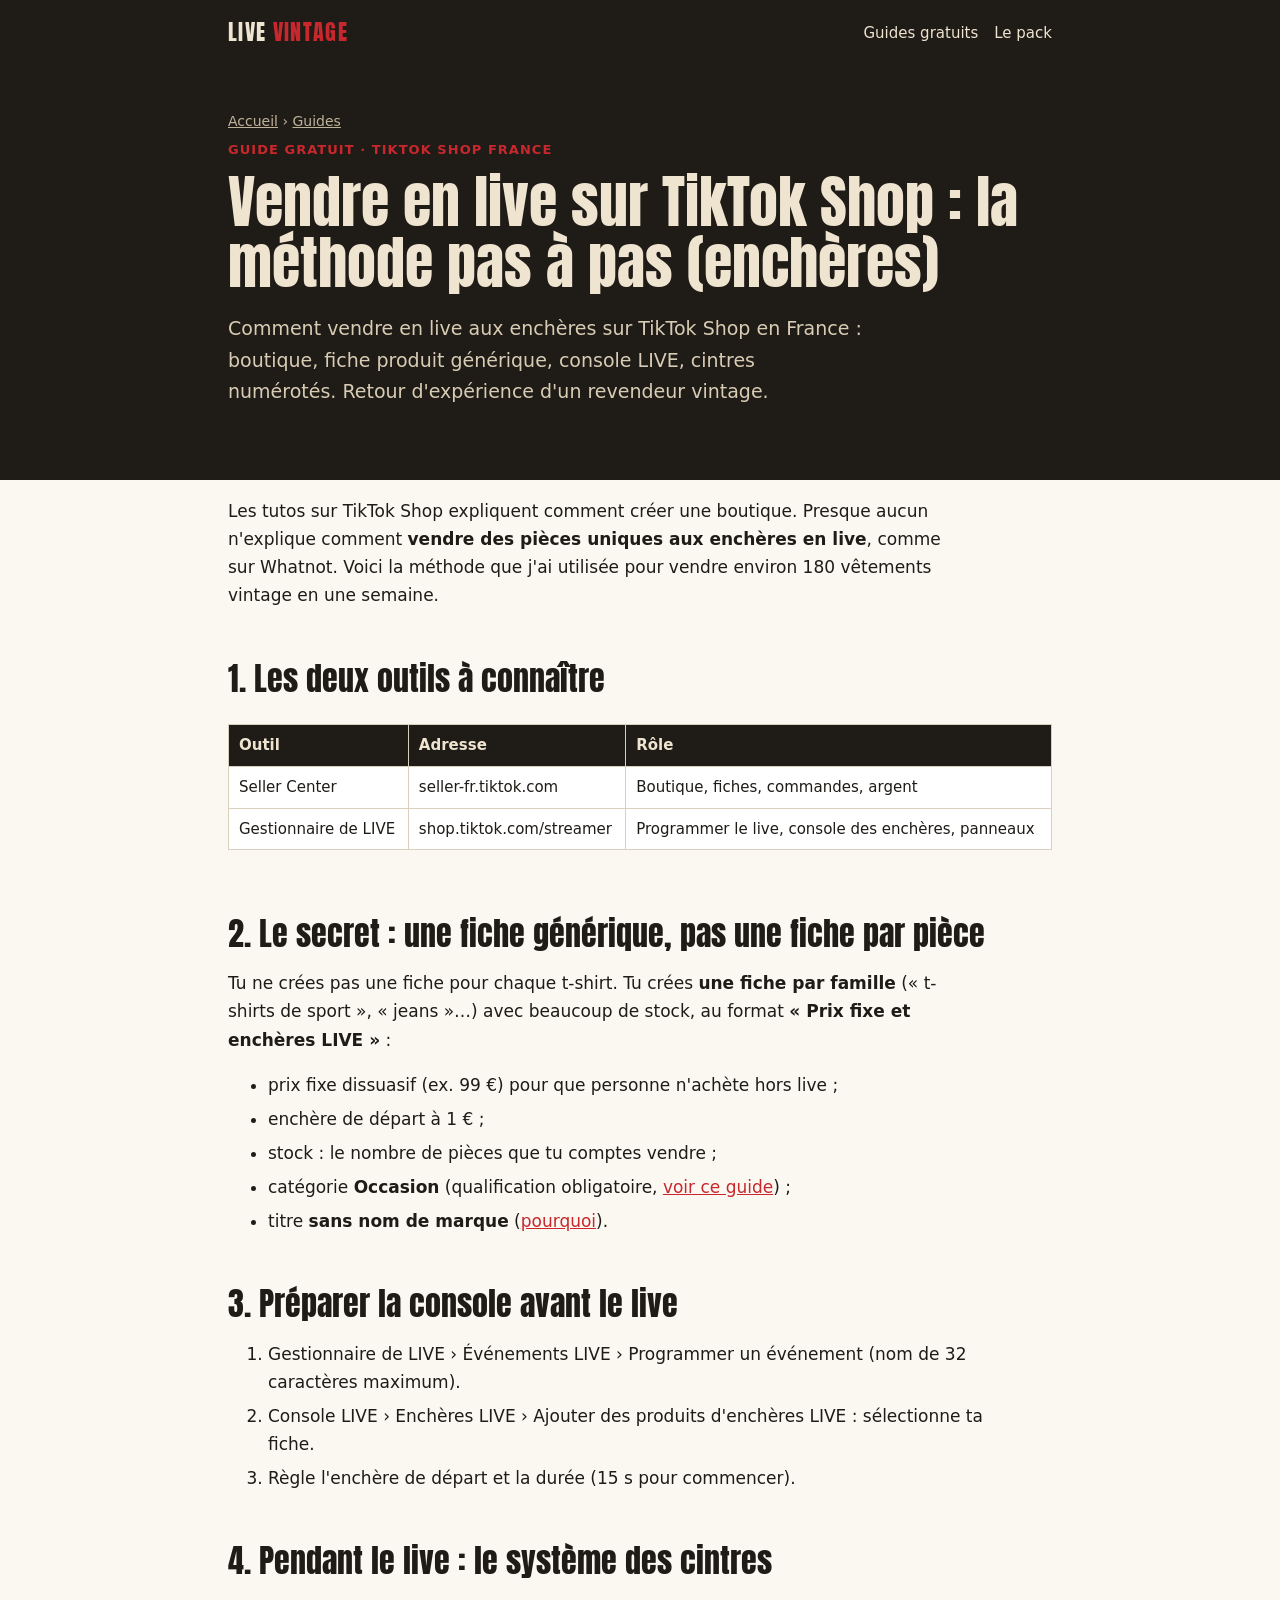
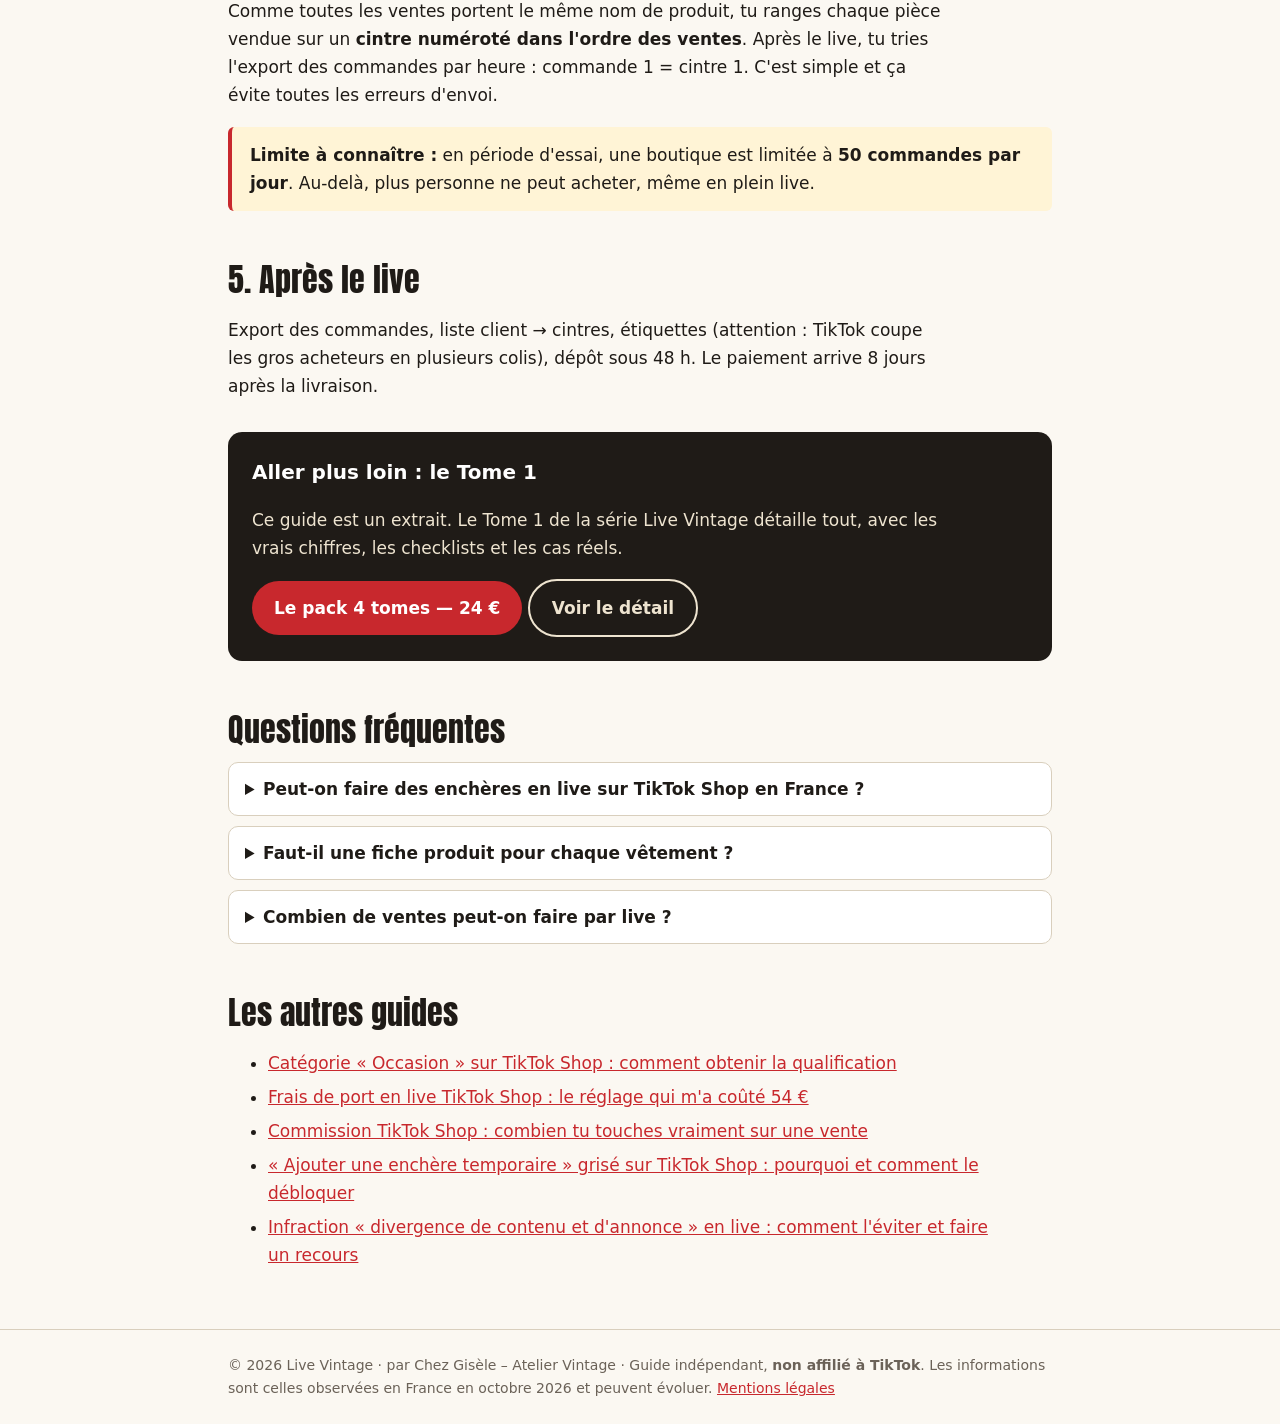
<file: guides/vendre-en-live-tiktok-shop.html>
<!doctype html>
<html lang="fr"><head><meta charset="utf-8"><meta name="viewport" content="width=device-width,initial-scale=1">
<title>Vendre en live sur TikTok Shop (enchères) : la méthode pas à pas | Live Vintage</title><meta name="description" content="Comment vendre en live aux enchères sur TikTok Shop en France : boutique, fiche produit générique, console LIVE, cintres numérotés. Retour d'expérience d'un revendeur vintage.">
<link rel="canonical" href="https://www.livevintage.fr/guides/vendre-en-live-tiktok-shop"><meta name="robots" content="index,follow">
<meta property="og:type" content="article"><meta property="og:title" content="Vendre en live sur TikTok Shop (enchères) : la méthode pas à pas | Live Vintage"><meta property="og:description" content="Comment vendre en live aux enchères sur TikTok Shop en France : boutique, fiche produit générique, console LIVE, cintres numérotés. Retour d'expérience d'un revendeur vintage.">
<meta property="og:url" content="https://www.livevintage.fr/guides/vendre-en-live-tiktok-shop"><meta property="og:image" content="https://www.livevintage.fr/img/og.jpg"><meta name="twitter:card" content="summary_large_image">
<link rel="icon" href="/favicon.svg" type="image/svg+xml"><link rel="preconnect" href="https://fonts.googleapis.com"><link rel="preconnect" href="https://fonts.gstatic.com" crossorigin><link href="https://fonts.googleapis.com/css2?family=Anton&display=swap" rel="stylesheet"><link rel="stylesheet" href="/style.css"><script type="application/ld+json">{"@context": "https://schema.org", "@type": "Article", "headline": "Vendre en live sur TikTok Shop : la méthode pas à pas (enchères)", "description": "Comment vendre en live aux enchères sur TikTok Shop en France : boutique, fiche produit générique, console LIVE, cintres numérotés. Retour d'expérience d'un revendeur vintage.", "inLanguage": "fr-FR", "datePublished": "2026-10-13", "dateModified": "2026-10-13", "author": {"@type": "Organization", "name": "Live Vintage"}, "image": "https://www.livevintage.fr/img/og.jpg", "mainEntityOfPage": "https://www.livevintage.fr/guides/vendre-en-live-tiktok-shop"}</script><script type="application/ld+json">{"@context": "https://schema.org", "@type": "FAQPage", "mainEntity": [{"@type": "Question", "name": "Peut-on faire des enchères en live sur TikTok Shop en France ?", "acceptedAnswer": {"@type": "Answer", "text": "Oui. Il faut une fiche au format « Prix fixe et enchères LIVE » chargée dans l'onglet Enchères de la console LIVE."}}, {"@type": "Question", "name": "Faut-il une fiche produit pour chaque vêtement ?", "acceptedAnswer": {"@type": "Answer", "text": "Non. Une fiche générique par famille de produits, avec un stock important, suffit : elle est remise aux enchères à chaque pièce montrée."}}, {"@type": "Question", "name": "Combien de ventes peut-on faire par live ?", "acceptedAnswer": {"@type": "Answer", "text": "En période d'essai, la limite observée est de 50 commandes par jour pour toute la boutique."}}]}</script><script type="application/ld+json">{"@context": "https://schema.org", "@type": "BreadcrumbList", "itemListElement": [{"@type": "ListItem", "position": 1, "name": "Accueil", "item": "https://www.livevintage.fr/"}, {"@type": "ListItem", "position": 2, "name": "Guides", "item": "https://www.livevintage.fr/guides"}, {"@type": "ListItem", "position": 3, "name": "Vendre en live sur TikTok Shop : la méthode pas à pas (enchères)", "item": "https://www.livevintage.fr/guides/vendre-en-live-tiktok-shop"}]}</script>
</head><body>
<header class="top"><div class="wrap"><a class="logo" href="/">LIVE <span>VINTAGE</span></a>
<nav><a href="/guides">Guides gratuits</a><a href="/#pack">Le pack</a></nav></div></header>
<section class="hero"><div class="wrap"><div class="crumbs"><a href="/">Accueil</a> › <a href="/guides">Guides</a></div>
<div class="kicker">Guide gratuit · TikTok Shop France</div><h1>Vendre en live sur TikTok Shop : la méthode pas à pas (enchères)</h1><p>Comment vendre en live aux enchères sur TikTok Shop en France : boutique, fiche produit générique, console LIVE, cintres numérotés. Retour d'expérience d'un revendeur vintage.</p></div></section>
<main class="wrap"><article>
<p>Les tutos sur TikTok Shop expliquent comment créer une boutique. Presque aucun n'explique comment <b>vendre des pièces uniques aux enchères en live</b>, comme sur Whatnot. Voici la méthode que j'ai utilisée pour vendre environ 180 vêtements vintage en une semaine.</p>
<h2>1. Les deux outils à connaître</h2>
<div class="tablewrap"><table><tr><th>Outil</th><th>Adresse</th><th>Rôle</th></tr>
<tr><td>Seller Center</td><td>seller-fr.tiktok.com</td><td>Boutique, fiches, commandes, argent</td></tr>
<tr><td>Gestionnaire de LIVE</td><td>shop.tiktok.com/streamer</td><td>Programmer le live, console des enchères, panneaux</td></tr></table></div>
<h2>2. Le secret : une fiche générique, pas une fiche par pièce</h2>
<p>Tu ne crées pas une fiche pour chaque t-shirt. Tu crées <b>une fiche par famille</b> (« t-shirts de sport », « jeans »…) avec beaucoup de stock, au format <b>« Prix fixe et enchères LIVE »</b> :</p>
<ul><li>prix fixe dissuasif (ex. 99 €) pour que personne n'achète hors live ;</li>
<li>enchère de départ à 1 € ;</li>
<li>stock : le nombre de pièces que tu comptes vendre ;</li>
<li>catégorie <b>Occasion</b> (qualification obligatoire, <a href="/guides/categorie-occasion-tiktok-shop">voir ce guide</a>) ;</li>
<li>titre <b>sans nom de marque</b> (<a href="/guides/infraction-marque-live-tiktok-shop">pourquoi</a>).</li></ul>
<h2>3. Préparer la console avant le live</h2>
<ol><li>Gestionnaire de LIVE › Événements LIVE › Programmer un événement (nom de 32 caractères maximum).</li>
<li>Console LIVE › Enchères LIVE › Ajouter des produits d'enchères LIVE : sélectionne ta fiche.</li>
<li>Règle l'enchère de départ et la durée (15 s pour commencer).</li></ol>
<h2>4. Pendant le live : le système des cintres</h2>
<p>Comme toutes les ventes portent le même nom de produit, tu ranges chaque pièce vendue sur un <b>cintre numéroté dans l'ordre des ventes</b>. Après le live, tu tries l'export des commandes par heure : commande 1 = cintre 1. C'est simple et ça évite toutes les erreurs d'envoi.</p>
<div class="box warn"><b>Limite à connaître :</b> en période d'essai, une boutique est limitée à <b>50 commandes par jour</b>. Au-delà, plus personne ne peut acheter, même en plein live.</div>
<h2>5. Après le live</h2>
<p>Export des commandes, liste client → cintres, étiquettes (attention : TikTok coupe les gros acheteurs en plusieurs colis), dépôt sous 48 h. Le paiement arrive 8 jours après la livraison.</p>

<div class="cta"><h3>Aller plus loin : le Tome 1</h3><p>Ce guide est un extrait. Le Tome 1 de la série Live Vintage détaille tout, avec les vrais chiffres, les checklists et les cas réels.</p><a class="btn" href="https://payhip.com/b/MhjBk">Le pack 4 tomes — 24 €</a> <a class="btn alt" style="border-color:#eee4d0;color:#eee4d0!important" href="/#pack">Voir le détail</a></div>
<h2>Questions fréquentes</h2><details><summary>Peut-on faire des enchères en live sur TikTok Shop en France ?</summary><p>Oui. Il faut une fiche au format « Prix fixe et enchères LIVE » chargée dans l'onglet Enchères de la console LIVE.</p></details><details><summary>Faut-il une fiche produit pour chaque vêtement ?</summary><p>Non. Une fiche générique par famille de produits, avec un stock important, suffit : elle est remise aux enchères à chaque pièce montrée.</p></details><details><summary>Combien de ventes peut-on faire par live ?</summary><p>En période d'essai, la limite observée est de 50 commandes par jour pour toute la boutique.</p></details>
<h2>Les autres guides</h2><ul><li><a href="/guides/categorie-occasion-tiktok-shop">Catégorie « Occasion » sur TikTok Shop : comment obtenir la qualification</a></li><li><a href="/guides/frais-de-port-tiktok-shop-live">Frais de port en live TikTok Shop : le réglage qui m'a coûté 54 €</a></li><li><a href="/guides/frais-commission-tiktok-shop">Commission TikTok Shop : combien tu touches vraiment sur une vente</a></li><li><a href="/guides/enchere-temporaire-grisee-tiktok-shop">« Ajouter une enchère temporaire » grisé sur TikTok Shop : pourquoi et comment le débloquer</a></li><li><a href="/guides/infraction-marque-live-tiktok-shop">Infraction « divergence de contenu et d'annonce » en live : comment l'éviter et faire un recours</a></li></ul></article></main>
<footer><div class="wrap">© 2026 Live Vintage · par Chez Gisèle – Atelier Vintage · Guide indépendant, <b>non affilié à TikTok</b>.
Les informations sont celles observées en France en octobre 2026 et peuvent évoluer. <a href="/mentions-legales">Mentions légales</a></div></footer>
</body></html>
</file>
<file: style.css>
:root{--ink:#1f1b17;--cream:#eee4d0;--red:#c8282d;--muted:#6b6258;--soft:#f6f1e7;--line:#d9cfbd;--bg:#fbf8f2;--green:#2e7d4f}
*{box-sizing:border-box}html{-webkit-text-size-adjust:100%}
body{margin:0;background:var(--bg);color:var(--ink);font:17px/1.65 system-ui,-apple-system,"Segoe UI",Roboto,sans-serif}
a{color:var(--red)}img{max-width:100%;height:auto;display:block}
.wrap{max-width:860px;margin:0 auto;padding:0 18px}
header.top{background:var(--ink);color:var(--cream)}
header.top .wrap{display:flex;justify-content:space-between;align-items:center;padding:14px 18px;gap:12px;flex-wrap:wrap}
.logo{font-family:Anton,Impact,sans-serif;letter-spacing:.06em;font-size:22px;color:var(--cream);text-decoration:none}
.logo span{color:var(--red)}
nav a{color:var(--cream);text-decoration:none;margin-left:16px;font-size:15px}
.btn{display:inline-block;background:var(--red);color:#fff!important;text-decoration:none;font-weight:700;padding:13px 22px;border-radius:999px}
.btn.alt{background:transparent;border:2px solid var(--ink);color:var(--ink)!important}
.hero{background:var(--ink);color:var(--cream);padding:46px 0 54px}
.hero h1{font-family:Anton,Impact,sans-serif;font-weight:400;font-size:clamp(34px,6vw,58px);line-height:1.05;margin:.2em 0}
.hero p{color:#d8ccb4;font-size:19px;max-width:640px}
.kicker{font-weight:800;color:var(--red);letter-spacing:.08em;font-size:13px;text-transform:uppercase}
h2{font-family:Anton,Impact,sans-serif;font-weight:400;font-size:32px;line-height:1.15;margin:1.6em 0 .4em}
h3{font-size:20px;margin:1.4em 0 .3em}
.covers{display:grid;grid-template-columns:repeat(4,1fr);gap:14px;margin:26px 0}
.covers img{border-radius:6px;box-shadow:0 8px 24px rgba(0,0,0,.35)}
@media(max-width:640px){.covers{grid-template-columns:repeat(2,1fr)}nav a{margin-left:10px}}
.grid{display:grid;grid-template-columns:repeat(auto-fit,minmax(240px,1fr));gap:16px}
.card{background:#fff;border:1px solid var(--line);border-radius:12px;padding:18px}
.card h3{margin-top:0}
.price{font-family:Anton,Impact,sans-serif;font-size:34px}
.box{background:var(--soft);border-left:4px solid var(--ink);padding:14px 18px;border-radius:6px;margin:18px 0}
.box.warn{background:#fff4d6;border-color:var(--red)}
.box.real{background:#eef1f7;border-color:#2f4a6d}
.cta{background:var(--ink);color:var(--cream);border-radius:14px;padding:24px;margin:32px 0}
.cta h3{margin-top:0;color:#fff}
table{border-collapse:collapse;width:100%;margin:14px 0;font-size:15px;background:#fff}
th,td{border:1px solid var(--line);padding:8px 10px;text-align:left;vertical-align:top}
th{background:var(--ink);color:var(--cream)}
.tablewrap{overflow-x:auto}
ol li,ul li{margin:.35em 0}
details{background:#fff;border:1px solid var(--line);border-radius:10px;padding:12px 16px;margin:10px 0}
summary{font-weight:700;cursor:pointer}
footer{border-top:1px solid var(--line);margin-top:60px;padding:24px 0;color:var(--muted);font-size:14px}
.crumbs{font-size:14px;color:#bfb29a;margin-bottom:6px}.crumbs a{color:#bfb29a}
article p,article li{max-width:720px}
</file>
